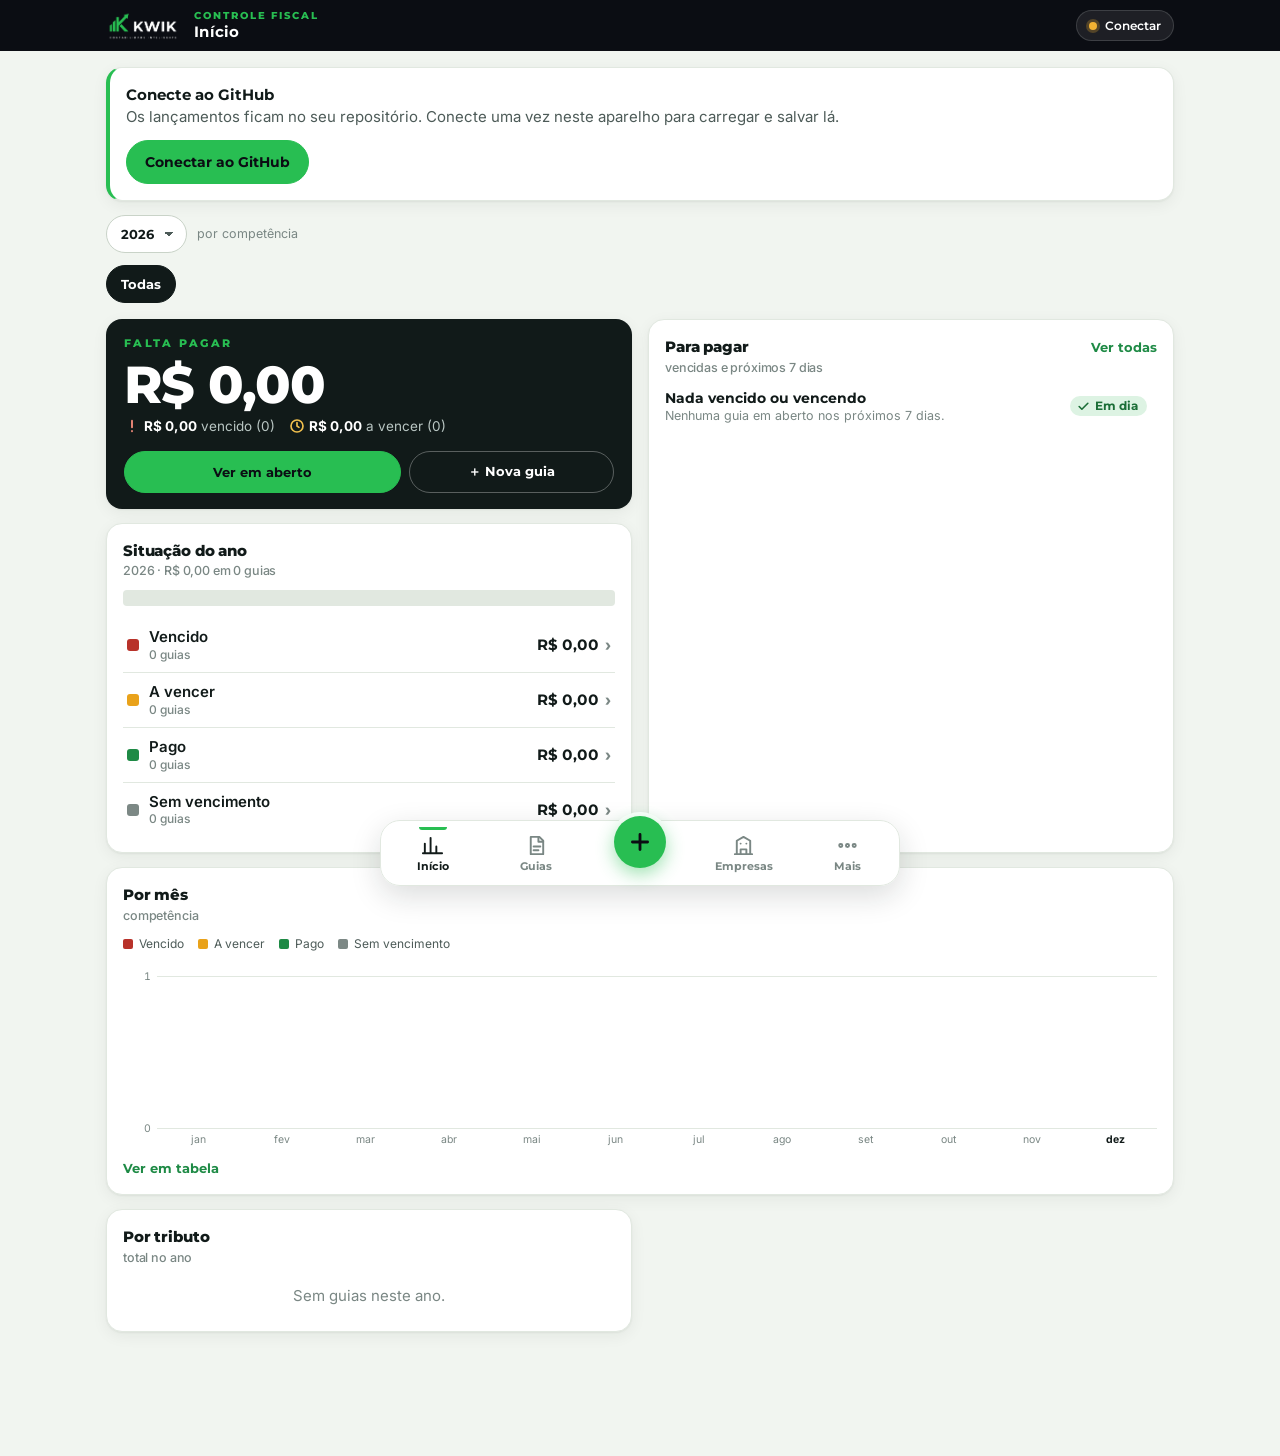
<file: index.html>
<!doctype html>
<html lang="pt-BR">
<head>
<meta charset="utf-8">
<meta name="viewport" content="width=device-width, initial-scale=1, viewport-fit=cover">
<title>Controle Fiscal KWIK</title>
<meta name="description" content="Controle de despesas fiscais dos clientes da KWIK Contabilidade Inteligente">
<link rel="manifest" href="manifest.webmanifest">
<link rel="apple-touch-icon" href="apple-touch-icon.png">
<link rel="icon" type="image/png" href="icone-192.png">
<meta name="theme-color" content="#0B0D13">
<meta name="apple-mobile-web-app-capable" content="yes">
<meta name="mobile-web-app-capable" content="yes">
<meta name="apple-mobile-web-app-status-bar-style" content="black-translucent">
<meta name="apple-mobile-web-app-title" content="KWIK Fiscal">
<link rel="preconnect" href="https://fonts.googleapis.com">
<link rel="preconnect" href="https://fonts.gstatic.com" crossorigin>
<link href="https://fonts.googleapis.com/css2?family=Inter:wght@400;500;600;700&family=Montserrat:wght@600;700;800;900&display=swap" rel="stylesheet">
<style>
:root{
  --verde:#28BE52; --verde-esc:#1E8A45; --verde-suave:#EEF8F0;
  --tinta:#111A19; --noite:#0B0D13; --grafite:#2A3331; --nevoa:#F1F5F0; --borda:#C9D3C8; --borda-suave:#E1E8E0;
  --texto:#111A19; --texto-2:#4D5B58; --texto-3:#7A8784; --branco:#fff;
  /* cores de status (validadas p/ daltonismo; sempre com ícone + texto) */
  --st-pago:#1E8A45; --st-av:#E9A21A; --st-ve:#B8322A; --st-sv:#7C8885;
  --ok-bg:#DDF3E3; --ok-tx:#1B6E37; --av-bg:#FFF1CC; --av-tx:#8A5A00; --ve-bg:#F8DCD8; --ve-tx:#9C2B1E; --sv-bg:#E9ECEB; --sv-tx:#4D5B58;
  --raio:16px; --sombra:0 1px 2px rgba(17,26,25,.05),0 4px 16px rgba(17,26,25,.06);
  --f-tit:"Montserrat",system-ui,sans-serif; --f-txt:"Inter",system-ui,-apple-system,"Segoe UI",sans-serif;
  --menu-h:64px;
}
*{box-sizing:border-box;-webkit-tap-highlight-color:transparent}
html{-webkit-text-size-adjust:100%}
body{margin:0;background:var(--nevoa);color:var(--texto);font:15px/1.45 var(--f-txt)}
button,input,select,textarea{font:inherit;color:inherit}
button{cursor:pointer}
h1,h2,h3{font-family:var(--f-tit);margin:0;letter-spacing:-.01em}
.num{font-variant-numeric:tabular-nums;text-align:right;white-space:nowrap}
[hidden]{display:none!important}

/* ===== topo ===== */
.topo{background:var(--noite);color:#fff;position:sticky;top:0;z-index:20;padding:env(safe-area-inset-top) env(safe-area-inset-right) 0 env(safe-area-inset-left)}
.topo-in{max-width:1100px;margin:0 auto;padding:10px 16px;display:flex;align-items:center;gap:12px}
.topo img{height:30px;width:auto;display:block}
.topo .tit{font:800 9.5px/1.2 var(--f-tit);letter-spacing:.2em;color:var(--verde);margin-left:2px;white-space:nowrap}
.topo .tit b{display:block;color:#fff;font-size:15px;letter-spacing:.01em;margin-top:2px}
.dados-bt{margin-left:auto;display:flex;align-items:center;gap:8px;background:rgba(255,255,255,.08);border:1px solid rgba(255,255,255,.14);color:#fff;border-radius:999px;padding:7px 12px;font:600 12px var(--f-tit);white-space:nowrap}
.ponto{width:8px;height:8px;border-radius:50%;background:#7A8784;flex:none}
.ponto.ok{background:var(--verde);box-shadow:0 0 0 3px rgba(40,190,82,.25)}
.ponto.alerta{background:#F2B233;box-shadow:0 0 0 3px rgba(242,178,51,.25)}
.ponto.erro{background:#E5533D;box-shadow:0 0 0 3px rgba(229,83,61,.25)}

/* ===== página ===== */
main{max-width:1100px;margin:0 auto;padding:16px 16px calc(var(--menu-h) + 28px + env(safe-area-inset-bottom))}
.pag-cab{display:flex;align-items:flex-end;justify-content:space-between;gap:12px;margin:2px 0 14px}
.pag-cab h1{font-size:24px;font-weight:900}
.pag-cab h1 em{font-style:normal;color:var(--verde)}
.pag-cab p{margin:2px 0 0;color:var(--texto-2);font-size:13.5px}
.pag-cab .bt{flex:none;white-space:nowrap}
.cartao{background:#fff;border:1px solid var(--borda-suave);border-radius:var(--raio);box-shadow:var(--sombra);padding:16px;margin-bottom:14px}
.cartao>h2{font-size:15px;font-weight:800;display:flex;flex-wrap:wrap;align-items:baseline;gap:2px 8px;margin-bottom:12px}
.cartao>h2 small{font:500 12.5px var(--f-txt);color:var(--texto-3);order:3;flex-basis:100%}
.cartao>h2 .lk{margin-left:auto;font:700 12.5px var(--f-tit);color:var(--verde-esc);background:none;border:0;padding:0}
.vazio{padding:28px 12px;text-align:center;color:var(--texto-3)}
.bt{display:inline-flex;align-items:center;justify-content:center;gap:6px;border:1px solid var(--borda);background:#fff;border-radius:999px;padding:10px 18px;font:700 14px var(--f-tit);color:var(--tinta);min-height:44px}
.bt.pri{background:var(--verde);border-color:var(--verde);color:var(--noite)}
.bt.esc{background:var(--tinta);border-color:var(--tinta);color:#fff}
.bt.perigo{color:var(--ve-tx);border-color:#EBC3BD}
.bt.peq{padding:6px 12px;font-size:12.5px;min-height:34px}
.bt:disabled{opacity:.5}
.grade{display:grid;grid-template-columns:minmax(0,1fr);gap:0 16px}
@media (min-width:900px){.grade{grid-template-columns:minmax(0,1fr) minmax(0,1fr)} .grade .larga{grid-column:1/-1}}

/* chips (filtros de toque) */
.chips{display:flex;gap:8px;overflow-x:auto;padding:2px 16px 4px;margin:0 -16px 12px;scrollbar-width:none}
.chips::-webkit-scrollbar{display:none}
.chip{flex:none;border:1px solid var(--borda);background:#fff;border-radius:999px;padding:8px 14px;font:700 13px var(--f-tit);color:var(--texto-2);white-space:nowrap;min-height:38px;display:inline-flex;align-items:center;gap:6px}
.chip[aria-pressed="true"]{background:var(--tinta);border-color:var(--tinta);color:#fff}
.chip .n{font:600 11px var(--f-txt);opacity:.7}
.linha-filtro{display:flex;gap:10px;align-items:center;margin-bottom:10px}
.linha-filtro select{border:1px solid var(--borda);background:#fff;border-radius:999px;padding:8px 32px 8px 14px;font:700 13px var(--f-tit);min-height:38px;appearance:none;background-image:linear-gradient(45deg,transparent 50%,var(--texto-2) 50%),linear-gradient(135deg,var(--texto-2) 50%,transparent 50%);background-position:calc(100% - 17px) 16px,calc(100% - 12px) 16px;background-size:5px 5px;background-repeat:no-repeat}

/* aviso GitHub */
.aviso-gh{border-left:4px solid var(--verde)}
.aviso-gh p{margin:0 0 12px;color:var(--texto-2)}
.aviso-gh b{color:var(--texto);font-family:var(--f-tit)}

/* ===== herói "em aberto" ===== */
.heroi{background:var(--tinta);color:#fff;border:0;padding:18px 18px 16px}
.heroi .r{font:800 10.5px var(--f-tit);letter-spacing:.22em;color:var(--verde);text-transform:uppercase}
.heroi .v{font:800 clamp(34px,10.5vw,52px)/1.1 var(--f-tit);margin:6px 0 4px;letter-spacing:-.02em;white-space:nowrap}
.heroi .s{color:#B9C6C3;font-size:13.5px;display:flex;flex-wrap:wrap;gap:4px 14px}
.heroi .s b{color:#fff;font-weight:700}
.heroi .acoes{display:flex;gap:8px;margin-top:14px}
.heroi .bt{min-height:42px;padding:8px 12px;font-size:13px;flex:1 1 0}
.heroi .bt.pri{flex:1.4 1 0}
.heroi .bt.cl{background:transparent;color:#fff;border-color:rgba(255,255,255,.3)}

/* ===== barra de status (100%) ===== */
.barra-st{display:flex;gap:2px;height:16px;border-radius:4px;overflow:hidden;background:#fff}
.barra-st i{display:block;min-width:3px;cursor:pointer;transition:filter .15s}
.barra-st i:hover,.barra-st i:focus{filter:brightness(1.12);outline:none}
.leg-st{list-style:none;margin:12px 0 0;padding:0}
.leg-st li{display:grid;grid-template-columns:auto minmax(0,1fr) auto;gap:10px;align-items:center;padding:10px 4px;border-top:1px solid var(--borda-suave);cursor:pointer}
.leg-st li:first-child{border-top:0}
.leg-st .sw{width:12px;height:12px;border-radius:3px}
.leg-st .nm{font-weight:600;display:flex;flex-direction:column;line-height:1.25}
.leg-st .nm small{color:var(--texto-3);font-weight:500;font-size:12px}
.leg-st .vl{font:700 14.5px var(--f-tit);font-variant-numeric:tabular-nums;display:flex;align-items:center;gap:6px}
.leg-st .vl::after{content:"›";color:var(--texto-3);font-size:18px;line-height:1}
.st-ic{width:16px;height:16px;flex:none}

/* ===== colunas por mês ===== */
.graf-mes{position:relative;height:190px;margin:8px 0 4px 34px}
.graf-mes .grade-y{position:absolute;inset:0 0 22px 0;pointer-events:none}
.graf-mes .grade-y div{position:absolute;left:0;right:0;border-top:1px solid var(--borda-suave)}
.graf-mes .grade-y span{position:absolute;right:calc(100% + 6px);top:-8px;font-size:10.5px;color:var(--texto-3);font-variant-numeric:tabular-nums;white-space:nowrap}
.graf-mes .cols{position:absolute;inset:0;display:grid;grid-template-columns:repeat(12,minmax(0,1fr))}
.graf-mes .col{display:flex;flex-direction:column;align-items:center;justify-content:flex-end;cursor:pointer;min-width:0;border:0;background:none;padding:0}
.graf-mes .pilha{width:min(22px,64%);display:flex;flex-direction:column-reverse;gap:2px;position:relative}
.graf-mes .pilha i{display:block;width:100%}
.graf-mes .pilha i:last-child{border-radius:4px 4px 0 0}
.graf-mes .cap{font:700 10px var(--f-tit);color:var(--texto-2);white-space:nowrap;margin-bottom:3px;font-variant-numeric:tabular-nums}
.graf-mes .ms{height:22px;line-height:22px;font-size:10.5px;color:var(--texto-3);text-transform:lowercase}
.graf-mes .col.atual .ms{color:var(--tinta);font-weight:700}
.graf-mes .col:hover .pilha,.graf-mes .col:focus .pilha,.graf-mes .col.sel .pilha{filter:brightness(1.1)}
.graf-mes .col:focus{outline:none}
.legenda{display:flex;flex-wrap:wrap;gap:6px 14px;font-size:12px;color:var(--texto-2);margin:0 0 6px}
.legenda span{display:inline-flex;align-items:center;gap:6px}
.legenda i{width:10px;height:10px;border-radius:2px;display:inline-block}
.alterna{background:none;border:0;padding:6px 0 0;font:700 12.5px var(--f-tit);color:var(--verde-esc)}
table.mini{border-collapse:collapse;width:100%;font-size:13px;margin-top:8px}
table.mini th{font:700 10.5px var(--f-tit);letter-spacing:.05em;text-transform:uppercase;color:var(--texto-2);text-align:left;padding:6px 4px;border-bottom:1px solid var(--borda)}
table.mini th.num{text-align:right}
table.mini td{padding:7px 4px;border-bottom:1px solid var(--borda-suave)}
table.mini tfoot td{font-weight:700;border-bottom:0}
.zero{color:#B6C0BE}

/* ===== barras horizontais (empresas / tributos) ===== */
.hbar{list-style:none;margin:0;padding:0}
.hbar li{padding:8px 0;cursor:pointer}
.hbar .top{display:flex;justify-content:space-between;gap:10px;font-size:13.5px;margin-bottom:5px}
.hbar .top span{min-width:0;overflow:hidden;text-overflow:ellipsis;white-space:nowrap;font-weight:600}
.hbar .top b{font:700 13.5px var(--f-tit);font-variant-numeric:tabular-nums;white-space:nowrap}
.hbar .trilho{display:flex;gap:2px;height:12px}
.hbar .trilho i{display:block;height:100%}
.hbar .trilho i:last-child{border-radius:0 4px 4px 0}
.hbar .sub{font-size:12px;color:var(--texto-3);margin-top:4px}
.hbar li:hover .trilho{filter:brightness(1.1)}

/* ===== atenção ===== */
.alertas{list-style:none;margin:0;padding:0}
.alertas li{display:grid;grid-template-columns:minmax(0,1fr) auto auto;gap:10px;align-items:center;padding:11px 0;border-top:1px solid var(--borda-suave)}
.ok-bt{width:40px;height:40px;border-radius:50%;border:2px solid var(--verde);background:#fff;color:var(--verde-esc);display:grid;place-items:center;flex:none}
.ok-bt svg{width:18px;height:18px}
.ok-bt:active{background:var(--verde);color:var(--noite)}
.alertas li:first-child{border-top:0;padding-top:2px}
.alertas .t{min-width:0;cursor:pointer}
.alertas .t b{display:block;font:700 14px var(--f-tit);overflow:hidden;text-overflow:ellipsis;white-space:nowrap}
.alertas .t small{display:block;color:var(--texto-3);font-size:12.5px;overflow:hidden;text-overflow:ellipsis;white-space:nowrap}
.alertas .val{font:800 14.5px var(--f-tit);font-variant-numeric:tabular-nums;text-align:right}
.alertas .val small{display:block;font:600 11.5px var(--f-txt)}

/* selos de status (ícone + texto) */
.selo{display:inline-flex;align-items:center;gap:5px;padding:3px 9px 3px 7px;border-radius:999px;font:700 11.5px var(--f-tit);white-space:nowrap}
.selo svg{width:13px;height:13px}
.s-pago{background:var(--ok-bg);color:var(--ok-tx)} .s-av{background:var(--av-bg);color:var(--av-tx)} .s-ve{background:var(--ve-bg);color:var(--ve-tx)} .s-sv{background:var(--sv-bg);color:var(--sv-tx)}

/* ===== guias ===== */
.busca-fixa{position:sticky;top:calc(50px + env(safe-area-inset-top));z-index:5;background:var(--nevoa);margin:0 -16px;padding:4px 16px 0}
.busca{display:flex;gap:8px;margin-bottom:10px}
.busca input{flex:1;min-width:0;border:1px solid var(--borda);background:#fff;border-radius:999px;padding:10px 16px;font-size:16px;outline:none}
.busca input:focus{border-color:var(--verde);box-shadow:0 0 0 3px rgba(40,190,82,.18)}
.busca .bt{flex:none}
.painel-filtros{display:grid;grid-template-columns:repeat(auto-fit,minmax(150px,1fr));gap:10px;margin-bottom:12px}
.resumo-lista{display:flex;justify-content:space-between;gap:10px;font-size:13px;color:var(--texto-2);margin:0 2px 8px;flex-wrap:wrap}
.resumo-lista b{color:var(--texto)}
.grupo h3{font:800 11px var(--f-tit);letter-spacing:.14em;text-transform:uppercase;color:var(--texto-2);margin:16px 2px 8px;display:flex;justify-content:space-between;gap:10px}
.grupo h3 span{letter-spacing:0;text-transform:none;font:700 12.5px var(--f-tit);color:var(--texto);font-variant-numeric:tabular-nums}
.lista-cartoes{display:grid;grid-template-columns:minmax(0,1fr);gap:10px}
@media (min-width:900px){.lista-cartoes{grid-template-columns:repeat(2,minmax(0,1fr))}}
.guia{background:#fff;border:1px solid var(--borda-suave);border-radius:14px;padding:13px 14px 12px 16px;position:relative;cursor:pointer;box-shadow:0 1px 2px rgba(17,26,25,.04)}
.guia::before{content:"";position:absolute;left:0;top:12px;bottom:12px;width:4px;border-radius:0 4px 4px 0;background:var(--c,var(--st-sv))}
.guia.Pago{--c:var(--st-pago)} .guia.A{--c:var(--st-av)} .guia.Vencido{--c:var(--st-ve)}
.guia .l1{display:flex;justify-content:space-between;gap:10px;align-items:baseline}
.guia .l1 b{font:700 15px var(--f-tit);min-width:0;overflow:hidden;text-overflow:ellipsis;white-space:nowrap}
.guia .l1 .vl{font:800 16px var(--f-tit);font-variant-numeric:tabular-nums;white-space:nowrap}
.guia .l2{font-size:13px;color:var(--texto-2);margin-top:2px;overflow:hidden;text-overflow:ellipsis;white-space:nowrap}
.guia .l3{display:flex;align-items:center;gap:8px;margin-top:10px;flex-wrap:wrap}
.guia .l3 .info{font-size:12.5px;color:var(--texto-3)}
.guia .pagar{margin-left:auto;border:0;background:var(--verde);color:var(--noite);border-radius:999px;padding:7px 14px;font:800 12.5px var(--f-tit);display:inline-flex;align-items:center;gap:5px;min-height:34px}
.guia .pagar svg{width:14px;height:14px}

/* ===== empresas ===== */
.emp{cursor:default}
.emp .nm{font:800 16px var(--f-tit)}
.emp .meta{font-size:12.5px;color:var(--texto-3);margin:2px 0 12px}
.emp .nums{display:grid;grid-template-columns:repeat(3,minmax(0,1fr));gap:8px;margin:12px 0}
.emp .nums div{background:var(--nevoa);border-radius:10px;padding:8px;min-width:0}
.emp .nums small{display:flex;align-items:center;gap:5px;font-size:11px;color:var(--texto-2);font-weight:600}
.emp .nums small i{width:8px;height:8px;border-radius:2px}
.emp .nums b{display:block;font:800 clamp(11.5px,3.3vw,14px) var(--f-tit);margin-top:2px;white-space:nowrap;letter-spacing:-.01em}
.emp .acoes{display:flex;gap:8px;flex-wrap:wrap}
.emp .acoes .bt{flex:1}

/* ===== mais ===== */
.lista-menu{list-style:none;margin:0;padding:0}
.lista-menu button{width:100%;display:flex;align-items:center;gap:14px;background:none;border:0;padding:13px 2px;text-align:left;border-top:1px solid var(--borda-suave)}
.lista-menu li:first-child button{border-top:0}
.lista-menu .ic{width:38px;height:38px;border-radius:11px;background:var(--nevoa);display:grid;place-items:center;flex:none;color:var(--verde-esc)}
.lista-menu .ic svg{width:19px;height:19px}
.lista-menu span{flex:1;min-width:0}
.lista-menu b{display:block;font:700 14.5px var(--f-tit)}
.lista-menu small{display:block;color:var(--texto-3);font-size:12.5px}
.lista-menu button::after{content:"›";color:var(--texto-3);font-size:22px}
.banco .linha{display:flex;align-items:center;gap:10px;margin-bottom:6px}
.banco strong{font:800 15px var(--f-tit)}
.banco p{margin:0 0 12px;color:var(--texto-2);font-size:13px;word-break:break-word}
.banco .acoes{display:flex;gap:8px;flex-wrap:wrap}
details.ajuda summary{cursor:pointer;font:700 14.5px var(--f-tit);list-style:none;display:flex;justify-content:space-between}
details.ajuda summary::after{content:"+";color:var(--verde-esc);font-size:20px;line-height:1}
details.ajuda[open] summary::after{content:"–"}
details.ajuda h3{font-size:14px;margin:14px 0 4px}
details.ajuda p{margin:0;color:var(--texto-2);font-size:13.5px}
.trib-l{display:grid;grid-template-columns:minmax(0,1fr) auto;gap:8px;align-items:center;padding:11px 0;border-top:1px solid var(--borda-suave)}
.trib-l:first-child{border-top:0}
.trib-l .t{cursor:pointer;min-width:0}
.trib-l b{display:block;font:700 14px var(--f-tit)}
.trib-l small{display:block;color:var(--texto-3);font-size:12px;overflow:hidden;text-overflow:ellipsis;white-space:nowrap}
.trib-l .mv{display:flex;gap:2px}
.ib{border:1px solid transparent;background:none;border-radius:10px;width:34px;height:34px;display:inline-grid;place-items:center;color:var(--texto-2)}
.ib:hover{background:var(--nevoa);border-color:var(--borda)}
.ib:disabled{opacity:.3}
.voltar{background:none;border:0;padding:0;font:700 13.5px var(--f-tit);color:var(--verde-esc);margin-bottom:6px}

/* ===== menu inferior ===== */
.menu-inf{position:fixed;left:0;right:0;bottom:0;z-index:30;background:rgba(255,255,255,.96);backdrop-filter:saturate(1.6) blur(12px);-webkit-backdrop-filter:saturate(1.6) blur(12px);border-top:1px solid var(--borda-suave);padding:0 env(safe-area-inset-right) env(safe-area-inset-bottom) env(safe-area-inset-left)}
.menu-inf-in{max-width:560px;margin:0 auto;height:var(--menu-h);display:grid;grid-template-columns:repeat(5,minmax(0,1fr));align-items:center}
.mi{background:none;border:0;display:flex;flex-direction:column;align-items:center;gap:3px;font:700 10.5px var(--f-tit);color:var(--texto-3);padding:6px 0;position:relative}
.mi svg{width:23px;height:23px}
.mi[aria-current="page"]{color:var(--tinta)}
.mi[aria-current="page"]::before{content:"";position:absolute;top:-1px;width:28px;height:3px;border-radius:0 0 3px 3px;background:var(--verde)}
.mi .badge{position:absolute;top:2px;left:calc(50% + 6px);background:var(--st-ve);color:#fff;font:800 10px var(--f-tit);border-radius:999px;padding:1px 5px;min-width:17px;text-align:center}
.mi.mais-novo{color:var(--noite)}
.mi.mais-novo .bola{width:52px;height:52px;border-radius:50%;background:var(--verde);display:grid;place-items:center;margin-top:-22px;box-shadow:0 6px 18px rgba(40,190,82,.45),0 0 0 4px #fff}
.mi.mais-novo .bola svg{width:26px;height:26px}
@media (min-width:900px){.menu-inf{left:50%;right:auto;transform:translateX(-50%);bottom:14px;width:520px;border:1px solid var(--borda-suave);border-radius:20px;box-shadow:0 10px 30px rgba(17,26,25,.15)} main{padding-bottom:110px}}

/* ===== tooltip dos gráficos ===== */
.dica-graf{position:fixed;z-index:60;background:var(--tinta);color:#fff;border-radius:10px;padding:9px 11px;font-size:12.5px;box-shadow:0 10px 26px rgba(0,0,0,.25);pointer-events:auto;max-width:240px}
.dica-graf .t{font:700 11px var(--f-tit);color:#B9C6C3;margin-bottom:4px;letter-spacing:.04em}
.dica-graf .r{display:flex;align-items:center;gap:8px;justify-content:space-between}
.dica-graf .r span{display:flex;align-items:center;gap:6px;color:#C9D3C8}
.dica-graf .r i{width:12px;height:2px;border-radius:2px;display:inline-block}
.dica-graf .r b{font-variant-numeric:tabular-nums}
.dica-graf button{margin-top:8px;width:100%;background:var(--verde);border:0;color:var(--noite);border-radius:999px;padding:6px 10px;font:800 12px var(--f-tit)}

/* ===== formulários / modal ===== */
.campo{display:flex;flex-direction:column;gap:4px;min-width:0}
.campo>span{font:700 10.5px var(--f-tit);letter-spacing:.06em;text-transform:uppercase;color:var(--texto-2)}
.campo input,.campo select,.campo textarea{border:1px solid var(--borda);background:var(--verde-suave);border-radius:10px;padding:10px 12px;min-width:0;width:100%;outline:none;font-size:16px}
.campo input:focus,.campo select:focus,.campo textarea:focus{border-color:var(--verde);box-shadow:0 0 0 3px rgba(40,190,82,.18);background:#fff}
.painel-filtros .campo select,.painel-filtros .campo input{background:#fff}
.campo .dica{font-size:11.5px;color:var(--texto-3)}
.campo .erro{font-size:12px;color:var(--ve-tx)}
.campo.invalido input,.campo.invalido select{border-color:#D0402C;background:#FDF1EF}
.ro{border:1px dashed var(--borda);background:#fff;border-radius:10px;padding:10px 12px;min-height:44px;display:flex;align-items:center;gap:8px;color:var(--texto-2);flex-wrap:wrap}
.ro.total{font:800 18px var(--f-tit);color:var(--tinta);justify-content:flex-end}
.linha-inp{display:flex;gap:6px}
.linha-inp input{flex:1}
textarea{resize:vertical;min-height:70px}
dialog{border:0;border-radius:20px;padding:0;width:min(720px,calc(100vw - 24px));box-shadow:0 30px 80px rgba(0,0,0,.35);color:var(--texto)}
dialog::backdrop{background:rgba(11,13,19,.55)}
dialog form{display:flex;flex-direction:column;max-height:calc(100dvh - 40px)}
.m-cab{background:var(--tinta);color:#fff;padding:14px 18px;display:flex;align-items:center;justify-content:space-between;gap:10px}
.m-cab .sobre{font:800 9.5px var(--f-tit);letter-spacing:.3em;color:var(--verde)}
.m-cab h2{font-size:18px;font-weight:800}
.m-cab .x{background:rgba(255,255,255,.1);border:0;color:#fff;width:36px;height:36px;border-radius:50%;font-size:22px;line-height:1;flex:none}
.m-corpo{padding:16px 18px;display:grid;grid-template-columns:repeat(6,minmax(0,1fr));gap:12px 14px;overflow:auto;flex:1}
.m-corpo .c2{grid-column:span 2}.m-corpo .c3{grid-column:span 3}.m-corpo .c4{grid-column:span 4}.m-corpo .c6{grid-column:span 6}
.m-pe{padding:12px 18px;border-top:1px solid var(--borda-suave);display:flex;justify-content:flex-end;gap:8px;flex-wrap:wrap;background:var(--nevoa)}
.passos-gh{background:var(--nevoa);border:1px solid var(--borda-suave);border-radius:12px;padding:12px 14px;font-size:13px;color:var(--texto-2)}
.passos-gh ol{margin:6px 0;padding-left:20px}
.passos-gh li{margin:3px 0}
.passos-gh a{color:var(--verde-esc);font-weight:600;word-break:break-all}
@media (max-width:700px){
  dialog{width:100vw;max-width:100vw;height:100dvh;max-height:100dvh;border-radius:0;margin:0}
  dialog form{height:100%;max-height:none}
  .m-cab{padding-top:calc(14px + env(safe-area-inset-top))}
  .m-corpo{grid-template-columns:repeat(2,minmax(0,1fr));grid-auto-flow:row dense}
  .m-corpo .c2,.m-corpo .c3,.m-corpo .c4,.m-corpo .c6{grid-column:span 2}
  .m-corpo .meio{grid-column:span 1}
  .m-pe{padding-bottom:calc(12px + env(safe-area-inset-bottom))}
  .m-pe .bt{flex:1 1 40%}
}

/* toast */
.toasts{position:fixed;bottom:calc(var(--menu-h) + 14px + env(safe-area-inset-bottom));left:50%;transform:translateX(-50%);display:flex;flex-direction:column;gap:8px;z-index:100;width:min(520px,calc(100vw - 24px))}
.toast{background:var(--tinta);color:#fff;border-radius:14px;padding:12px 14px;display:flex;align-items:center;gap:12px;box-shadow:0 12px 30px rgba(0,0,0,.3);animation:sobe .2s ease-out}
.toast::before{content:"";width:8px;height:8px;border-radius:50%;background:var(--verde);flex:none}
.toast.erro::before{background:#E5533D}
.toast span{flex:1}
.toast button{background:none;border:1px solid rgba(255,255,255,.3);color:var(--verde);border-radius:999px;padding:6px 12px;font:700 12.5px var(--f-tit)}
@keyframes sobe{from{opacity:0;transform:translateY(8px)}to{opacity:1;transform:none}}
@media print{.topo,.menu-inf,.toasts,.chips,.busca-fixa,.acoes,.pagar{display:none!important} main{padding:0} .cartao{box-shadow:none}}
</style>
</head>
<body>
<header class="topo">
  <div class="topo-in">
    <img src="[data-uri]" alt="KWIK Contabilidade Inteligente">
    <span class="tit">CONTROLE FISCAL<b id="tituloPag">Início</b></span>
    <button class="dados-bt" id="btDados" aria-label="Banco de dados"><span class="ponto" id="pontoDados"></span><span id="rotDados">GitHub</span></button>
  </div>
</header>

<main>
  <!-- INÍCIO: painel -->
  <section data-pag="inicio" hidden>
    <div class="cartao aviso-gh" id="avisoGh" hidden><p><b>Conecte ao GitHub</b><br>Os lançamentos ficam no seu repositório. Conecte uma vez neste aparelho para carregar e salvar lá.</p><button class="bt pri" id="avisoGhBt">Conectar ao GitHub</button></div>
    <div class="linha-filtro"><select id="resAno" aria-label="Ano de referência"></select><span style="color:var(--texto-3);font-size:12.5px">por competência</span></div>
    <div class="chips" id="resChips" role="group" aria-label="Empresa"></div>
    <div class="grade">
      <div>
        <div class="cartao heroi" id="heroi"></div>
        <div class="cartao"><h2>Situação do ano <small id="stTotal"></small></h2><div class="barra-st" id="barraSt"></div><ul class="leg-st" id="legSt"></ul></div>
      </div>
      <div class="cartao"><h2>Para pagar <small>vencidas e próximos 7 dias</small><button class="lk" data-ir="guias-aberto">Ver todas</button></h2><ul class="alertas" id="alertas"></ul></div>
      <div class="cartao larga"><h2>Por mês <small>competência</small></h2>
        <div class="legenda" id="legMes"></div>
        <div class="graf-mes" id="grafMes"></div>
        <button class="alterna" id="btTabMes">Ver em tabela</button>
        <div id="tabMesBox" hidden><table class="mini" id="tabMes"></table></div>
      </div>
      <div class="cartao" id="cartaoEmp"><h2>Por empresa <small>total no ano</small></h2><ul class="hbar" id="grafEmp"></ul></div>
      <div class="cartao"><h2>Por tributo <small>total no ano</small></h2><ul class="hbar" id="grafTrib"></ul></div>
    </div>
  </section>

  <!-- GUIAS -->
  <section data-pag="guias" hidden>
    <div class="busca-fixa">
      <div class="busca"><input type="search" id="fBusca" placeholder="Buscar guia, empresa, tributo…" enterkeyhint="search"><button class="bt peq" id="btFiltros">Filtros</button></div>
      <div class="chips" id="stChips" role="group" aria-label="Status"></div>
    </div>
    <div class="cartao painel-filtros" id="painelFiltros" hidden>
      <label class="campo"><span>Empresa</span><select id="fEmp"></select></label>
      <label class="campo"><span>Tributo</span><select id="fTrib"></select></label>
      <label class="campo"><span>Ano (competência)</span><select id="fAno"></select></label>
      <label class="campo"><span>Mês</span><select id="fMes"></select></label>
      <label class="campo"><span>Ordenar por</span><select id="fOrdem"><option value="venc">Vencimento</option><option value="valor">Maior valor</option><option value="comp">Competência</option><option value="emp">Empresa</option></select></label>
      <select id="fStatus" hidden><option value=""></option><option value="aberto"></option><option>Vencido</option><option>A vencer</option><option>Pago</option><option>Sem venc.</option></select>
      <button class="bt peq" id="fLimpar">Limpar filtros</button>
    </div>
    <div class="resumo-lista" id="contLanc"></div>
    <div id="cardsLanc"></div>
  </section>

  <!-- EMPRESAS -->
  <section data-pag="empresas" hidden>
    <div class="pag-cab"><div><h1>Empresas</h1><p>Clientes e o que cada um tem em aberto.</p></div><button class="bt peq" id="novaEmp">＋ Nova</button></div>
    <div class="lista-cartoes" id="listaEmp"></div>
  </section>

  <!-- MAIS -->
  <section data-pag="mais" hidden id="vMais">
    <div class="pag-cab"><div><h1>Mais</h1><p>Banco de dados, cadastros e planilhas.</p></div></div>
    <div class="cartao banco">
      <div class="linha"><span class="ponto" id="pontoDados2"></span><strong id="infoTit"></strong></div>
      <p id="infoTxt"></p>
      <div class="acoes"><button class="bt pri peq" data-acao="sincronizar" data-so-gh>↻ Sincronizar agora</button><button class="bt peq" data-acao="github"><b>Conectar ao GitHub</b></button></div>
    </div>
    <div class="cartao"><ul class="lista-menu">
      <li><button data-acao="tributos"><span class="ic"><svg viewBox="0 0 24 24" fill="none" stroke="currentColor" stroke-width="2" stroke-linecap="round" stroke-linejoin="round"><path d="M4 6h16M4 12h16M4 18h10"/></svg></span><span><b>Tributos</b><small>Lista usada nos lançamentos</small></span></button></li>
      <li><button data-acao="exp-xlsx"><span class="ic"><svg viewBox="0 0 24 24" fill="none" stroke="currentColor" stroke-width="2" stroke-linecap="round" stroke-linejoin="round"><path d="M12 3v12m0 0-4-4m4 4 4-4"/><path d="M4 17v3h16v-3"/></svg></span><span><b>Exportar para Excel</b><small>Resumo, Lançamentos, Empresas e Tributos</small></span></button></li>
      <li><button data-acao="imp-xlsx"><span class="ic"><svg viewBox="0 0 24 24" fill="none" stroke="currentColor" stroke-width="2" stroke-linecap="round" stroke-linejoin="round"><path d="M12 15V3m0 0-4 4m4-4 4 4"/><path d="M4 17v3h16v-3"/></svg></span><span><b>Importar planilha Excel</b><small>Substitui os dados pelos da planilha</small></span></button></li>
      <li><button data-acao="exp-json"><span class="ic"><svg viewBox="0 0 24 24" fill="none" stroke="currentColor" stroke-width="2" stroke-linecap="round" stroke-linejoin="round"><rect x="4" y="4" width="16" height="16" rx="3"/><path d="M8 12h8M12 8v8"/></svg></span><span><b>Baixar backup (.json)</b><small>Cópia de segurança de tudo</small></span></button></li>
      <li><button data-acao="imp-json"><span class="ic"><svg viewBox="0 0 24 24" fill="none" stroke="currentColor" stroke-width="2" stroke-linecap="round" stroke-linejoin="round"><path d="M3 12a9 9 0 1 0 3-6.7L3 8"/><path d="M3 3v5h5"/></svg></span><span><b>Restaurar backup</b><small>Volta os dados de um .json</small></span></button></li>
    </ul></div>
    <div class="cartao"><details class="ajuda"><summary>Como usar</summary>
      <h3>Início</h3><p>Escolha o ano e a empresa nos botões do topo. O número grande é o que falta pagar; toque em qualquer parte dos gráficos para ver as guias.</p>
      <h3>Guias</h3><p>Busque, filtre pelo status e toque em <b>Pagar</b> para dar baixa com a data de hoje. Toque na guia para editar, duplicar para o mês seguinte ou excluir.</p>
      <h3>Botão ＋</h3><p>Lança uma guia nova. Regime, esfera, total e status são calculados sozinhos.</p>
      <h3>Status</h3><p><b>Pago</b>: tem data de pagamento. <b>Vencido</b>: o vencimento já passou. <b>A vencer</b>: vence hoje ou depois. <b>Sem venc.</b>: sem data de vencimento.</p>
      <h3>Onde ficam os dados</h3><p>No arquivo <b>dados/kwik-despesas.json</b> do seu repositório privado no GitHub. O app sincroniza ao abrir, ao salvar e ao voltar para ele; sem internet, guarda as alterações e envia depois.</p>
      <h3>Instalar no iPhone</h3><p>No Safari: Compartilhar → Adicionar à Tela de Início. Conecte ao GitHub dentro do app instalado.</p>
    </details></div>
    <input type="file" id="arqJson" accept=".json,application/json" hidden>
    <input type="file" id="arqXlsx" accept=".xlsx,.xls" hidden>
  </section>

  <!-- TRIBUTOS -->
  <section data-pag="tributos" hidden>
    <button class="voltar" data-ir="mais">‹ Mais</button>
    <div class="pag-cab"><div><h1>Tributos</h1><p>Toque para editar. As setas mudam a ordem dos menus.</p></div><button class="bt peq" id="novoTrib">＋ Novo</button></div>
    <div class="cartao" id="listaTrib"></div>
  </section>
</main>

<nav class="menu-inf" aria-label="Menu">
  <div class="menu-inf-in">
    <button class="mi" data-ir="inicio"><svg viewBox="0 0 24 24" fill="none" stroke="currentColor" stroke-width="2" stroke-linecap="round" stroke-linejoin="round"><path d="M4 20V10M10 20V4M16 20v-7M22 20H2"/></svg>Início</button>
    <button class="mi" data-ir="guias"><svg viewBox="0 0 24 24" fill="none" stroke="currentColor" stroke-width="2" stroke-linecap="round" stroke-linejoin="round"><path d="M6 3h9l4 4v14H6z"/><path d="M14 3v5h5M9 13h7M9 17h5"/></svg>Guias<span class="badge" id="badgeVenc" hidden></span></button>
    <button class="mi mais-novo" id="btNovo" aria-label="Nova guia"><span class="bola"><svg viewBox="0 0 24 24" fill="none" stroke="currentColor" stroke-width="2.6" stroke-linecap="round"><path d="M12 5v14M5 12h14"/></svg></span></button>
    <button class="mi" data-ir="empresas"><svg viewBox="0 0 24 24" fill="none" stroke="currentColor" stroke-width="2" stroke-linecap="round" stroke-linejoin="round"><path d="M3 21h18M5 21V7l7-4 7 4v14"/><path d="M9 21v-5h6v5M9 10h.01M15 10h.01"/></svg>Empresas</button>
    <button class="mi" data-ir="mais"><svg viewBox="0 0 24 24" fill="none" stroke="currentColor" stroke-width="2" stroke-linecap="round"><circle cx="5" cy="12" r="1.6"/><circle cx="12" cy="12" r="1.6"/><circle cx="19" cy="12" r="1.6"/></svg>Mais</button>
  </div>
</nav>

<div class="dica-graf" id="dica" role="tooltip" hidden></div>
<dialog id="modal"><form method="dialog" id="mForm" novalidate>
  <div class="m-cab"><div><div class="sobre" id="mSobre"></div><h2 id="mTit"></h2></div><button type="button" class="x" data-fechar aria-label="Fechar">×</button></div>
  <div class="m-corpo" id="mCorpo"></div>
  <div class="m-pe" id="mPe"></div>
</form></dialog>
<div class="toasts" id="toasts"></div>


<script>
"use strict";
/* ===== Lista padrão de tributos (a mesma da planilha; os dados ficam no GitHub, não neste arquivo) ===== */
const TRIBUTOS_PADRAO = [{"id": "t001", "nome": "DAS", "esfera": "Federal", "descricao": "Simples Nacional – documento de arrecadação unificado"}, {"id": "t002", "nome": "DAS-MEI", "esfera": "Federal", "descricao": "Microempreendedor Individual"}, {"id": "t003", "nome": "Folha de Pagamento (INSS, FGTS, IRRF)", "esfera": "Federal", "descricao": "Encargos sobre a folha: INSS/CPP, FGTS e IRRF retido dos funcionários"}, {"id": "t004", "nome": "Pagamento de Funcionários", "esfera": "Pessoal", "descricao": "Salários, férias, 13º, rescisões e pró-labore"}, {"id": "t005", "nome": "IRPJ", "esfera": "Federal", "descricao": "Imposto de Renda Pessoa Jurídica"}, {"id": "t006", "nome": "CSLL", "esfera": "Federal", "descricao": "Contribuição Social sobre o Lucro Líquido"}, {"id": "t007", "nome": "PIS", "esfera": "Federal", "descricao": "Programa de Integração Social"}, {"id": "t008", "nome": "COFINS", "esfera": "Federal", "descricao": "Contribuição para o Financiamento da Seguridade Social"}, {"id": "t009", "nome": "IPI", "esfera": "Federal", "descricao": "Imposto sobre Produtos Industrializados"}, {"id": "t010", "nome": "IRRF", "esfera": "Federal", "descricao": "Imposto de Renda Retido na Fonte (uso separado da folha)"}, {"id": "t011", "nome": "INSS / CPP", "esfera": "Federal", "descricao": "Contribuição previdenciária patronal (uso separado da folha)"}, {"id": "t012", "nome": "FGTS", "esfera": "Federal", "descricao": "FGTS Digital (uso separado da folha)"}, {"id": "t013", "nome": "CPRB", "esfera": "Federal", "descricao": "Contribuição Previdenciária sobre a Receita Bruta"}, {"id": "t014", "nome": "IOF", "esfera": "Federal", "descricao": "Imposto sobre Operações Financeiras"}, {"id": "t015", "nome": "CBS", "esfera": "Federal", "descricao": "Contribuição sobre Bens e Serviços (Reforma Tributária)"}, {"id": "t016", "nome": "ICMS", "esfera": "Estadual", "descricao": "Imposto sobre Circulação de Mercadorias e Serviços"}, {"id": "t017", "nome": "ICMS-ST", "esfera": "Estadual", "descricao": "ICMS Substituição Tributária"}, {"id": "t018", "nome": "DIFAL", "esfera": "Estadual", "descricao": "Diferencial de alíquota de ICMS"}, {"id": "t019", "nome": "IPVA", "esfera": "Estadual", "descricao": "Imposto sobre a Propriedade de Veículos"}, {"id": "t020", "nome": "IBS", "esfera": "Estadual/Municipal", "descricao": "Imposto sobre Bens e Serviços (Reforma Tributária)"}, {"id": "t021", "nome": "ISS", "esfera": "Municipal", "descricao": "Imposto Sobre Serviços"}, {"id": "t022", "nome": "IPTU", "esfera": "Municipal", "descricao": "Imposto Predial e Territorial Urbano"}, {"id": "t023", "nome": "Taxas / Alvarás", "esfera": "Municipal", "descricao": "Alvará, TFF, taxa de licença e similares"}, {"id": "t024", "nome": "Parcelamento", "esfera": "Federal", "descricao": "Parcelamentos de débitos (PERT, Simples, etc.)"}, {"id": "t025", "nome": "Outros", "esfera": "Outros", "descricao": "Demais despesas fiscais"}];

const CHAVE = "kwik-despesas-db";
const REGIMES = ["Simples Nacional","Lucro Presumido","Lucro Real","MEI","Imune/Isenta"];
const ESFERAS = ["Federal","Estadual","Municipal","Estadual/Municipal","Pessoal","Outros"];
const MESES = ["Janeiro","Fevereiro","Março","Abril","Maio","Junho","Julho","Agosto","Setembro","Outubro","Novembro","Dezembro"];
const STATUS_CLS = {"Pago":"s-pago","A vencer":"s-av","Vencido":"s-ve","Sem venc.":"s-sv"};

const $ = (s, r = document) => r.querySelector(s);
const $$ = (s, r = document) => [...r.querySelectorAll(s)];
const uid = () => Math.random().toString(36).slice(2, 9) + Date.now().toString(36).slice(-5);
const r2 = n => Math.round((+n || 0) * 100) / 100;
const esc = s => String(s ?? "").replace(/[&<>"']/g, c => ({"&":"&amp;","<":"&lt;",">":"&gt;",'"':"&quot;","'":"&#39;"}[c]));
const brl = new Intl.NumberFormat("pt-BR", {style:"currency", currency:"BRL"});
const dec = new Intl.NumberFormat("pt-BR", {minimumFractionDigits:2, maximumFractionDigits:2});
const fmtR = n => brl.format(n || 0);
const fmtD = iso => iso ? iso.slice(8,10) + "/" + iso.slice(5,7) + "/" + iso.slice(0,4) : "";
const fmtC = ym => ym ? ym.slice(5,7) + "/" + ym.slice(0,4) : "";
const norm = s => String(s ?? "").normalize("NFD").replace(/[̀-ͯ]/g, "").toLowerCase();
function hoje() { const d = new Date(); return d.getFullYear() + "-" + String(d.getMonth()+1).padStart(2,"0") + "-" + String(d.getDate()).padStart(2,"0"); }
const diasEntre = (a, b) => Math.round((Date.parse(a + "T00:00:00Z") - Date.parse(b + "T00:00:00Z")) / 864e5);
function lerValor(s) {
  s = String(s ?? "").replace(/R\$|\s/g, "");
  if (!s) return 0;
  if (s.includes(",")) s = s.replace(/\./g, "").replace(",", ".");
  const n = parseFloat(s);
  return isFinite(n) ? r2(n) : NaN;
}

const menu = document.querySelector("#vMais");
/* ===== Banco de dados =====
   O banco é o arquivo dados/kwik-despesas.json do repositório no GitHub.
   Cada aparelho guarda uma cópia no navegador e sincroniza pela API do GitHub.
   Cada registro leva "alteradoEm"; exclusões ficam em "excluidos" para que
   alterações feitas no celular e no computador se juntem sem perder nada. */
let db;
const novoDb = () => ({versao: 1, atualizadoEm: "", empresas: [], tributos: JSON.parse(JSON.stringify(TRIBUTOS_PADRAO)), lancamentos: [], excluidos: {}});
function validarDb(d) {
  return d && Array.isArray(d.empresas) && Array.isArray(d.tributos) && Array.isArray(d.lancamentos);
}
function carregarLocal() {
  try { const d = JSON.parse(localStorage.getItem(CHAVE)); if (validarDb(d)) return d; } catch (e) {}
  return null;
}
function gravarLocal() {
  try { localStorage.setItem(CHAVE, JSON.stringify(db)); return true; } catch (e) { return false; }
}
const COLECOES = ["empresas", "tributos", "lancamentos"];
const semCarimbo = r => { const {alteradoEm, ...x} = r; return estavel(x); };
function estavel(v) {
  if (Array.isArray(v)) return "[" + v.map(estavel).join(",") + "]";
  if (v && typeof v === "object") return "{" + Object.keys(v).sort().map(k => JSON.stringify(k) + ":" + estavel(v[k])).join(",") + "}";
  return JSON.stringify(v ?? null);
}
/* marca o que mudou entre dois estados do banco */
function carimbar(antes, agora) {
  const t = new Date().toISOString();
  agora.excluidos = {...(antes.excluidos || {}), ...(agora.excluidos || {})};
  for (const col of COLECOES) {
    const velho = new Map((antes[col] || []).map(r => [r.id, semCarimbo(r)]));
    const ids = new Set();
    for (const r of agora[col]) {
      ids.add(r.id);
      if (velho.get(r.id) !== semCarimbo(r)) r.alteradoEm = t;
      delete agora.excluidos[r.id];
    }
    for (const id of velho.keys()) if (!ids.has(id)) agora.excluidos[id] = t;
  }
  if ((antes.tributos || []).map(x => x.id).join() !== agora.tributos.map(x => x.id).join()) agora.ordemTributosEm = t;
  agora.atualizadoEm = t;
}
/* junta o banco local com o do GitHub: em cada registro vale a alteração mais recente */
function mesclar(loc, rem) {
  const maior = (a, b) => (a || "") > (b || "") ? a : b;
  const exc = {...(rem.excluidos || {})};
  for (const [id, t] of Object.entries(loc.excluidos || {})) exc[id] = maior(exc[id], t);
  const out = {versao: 1, atualizadoEm: maior(loc.atualizadoEm, rem.atualizadoEm), excluidos: exc};
  const ordemTrib = maior(loc.ordemTributosEm, rem.ordemTributosEm);
  if (ordemTrib) out.ordemTributosEm = ordemTrib;
  for (const col of COLECOES) {
    const mL = new Map((loc[col] || []).map(r => [r.id, r])), mR = new Map((rem[col] || []).map(r => [r.id, r]));
    const base = col === "tributos" && (loc.ordemTributosEm || "") > (rem.ordemTributosEm || "") ? [loc, rem] : [rem, loc];
    const ordem = [...new Set([...(base[0][col] || []), ...(base[1][col] || [])].map(r => r.id))];
    out[col] = ordem.map(id => {
      const a = mL.get(id), b = mR.get(id);
      const r = !a ? b : !b ? a : (a.alteradoEm || "") > (b.alteradoEm || "") ? a : b;
      return exc[id] && exc[id] >= (r.alteradoEm || "") ? null : r;
    }).filter(Boolean);
  }
  return out;
}
const conteudo = d => estavel({empresas: d.empresas, tributos: d.tributos, lancamentos: d.lancamentos, excluidos: d.excluidos || {}, ordemTributosEm: d.ordemTributosEm || ""});

function mudar(fn, msg, podeDesfazer) {
  const antes = JSON.parse(JSON.stringify(db));
  fn();
  carimbar(antes, db);
  if (!gravarLocal()) toast("Não foi possível salvar no navegador.", true);
  agendarSync();
  renderTudo();
  if (msg) toast(msg, false, podeDesfazer ? () => mudar(() => { db = JSON.parse(JSON.stringify(antes)); }, "Alteração desfeita.") : null);
}

const empPorId = id => db.empresas.find(e => e.id === id);
const tribPorNome = n => db.tributos.find(t => t.nome === n);
function calc(l) {
  const e = empPorId(l.empresaId), t = tribPorNome(l.tributo), h = hoje();
  const total = r2((+l.principal || 0) + (+l.multa || 0) + (+l.juros || 0));
  const status = l.pagamento ? "Pago" : !l.vencimento ? "Sem venc." : l.vencimento < h ? "Vencido" : "A vencer";
  const dias = (status === "Pago" || !l.vencimento) ? null : diasEntre(l.vencimento, h);
  return {...l, empresa: e ? e.razao : "(empresa removida)", regime: e ? e.regime : "", esfera: t ? t.esfera : "", total, status, dias};
}
const todos = () => db.lancamentos.map(calc);

/* ===== Sincronização com o GitHub ===== */
const GH_CHAVE = "kwik-despesas-github";
const SYNC_CHAVE = "kwik-despesas-sync";
const GH_PADRAO = {repo: "kauabreno88-spec/Panilha-CLIENTES-DESPESAS-", caminho: "dados/kwik-despesas.json", branch: "main", token: "", aparelho: /iPhone/.test(navigator.userAgent) ? "iPhone" : /iPad/.test(navigator.userAgent) ? "iPad" : /Android/.test(navigator.userAgent) ? "Android" : "Computador"};
const lerJson = (k, pad) => { try { return {...pad, ...JSON.parse(localStorage.getItem(k) || "{}")}; } catch (e) { return {...pad}; } };
let gh = lerJson(GH_CHAVE, GH_PADRAO);
let syncInfo = lerJson(SYNC_CHAVE, {sincronizou: false, pendente: false, ultimo: ""});
const sync = {rodando: false, denovo: false, estado: "", msg: "", timer: null};
const ghAtivo = () => !!(gh.token && gh.repo && gh.caminho);
const salvarSyncInfo = () => { try { localStorage.setItem(SYNC_CHAVE, JSON.stringify(syncInfo)); } catch (e) {} };

function b64enc(txt) {
  const bytes = new TextEncoder().encode(txt); let s = "";
  for (let i = 0; i < bytes.length; i += 0x8000) s += String.fromCharCode.apply(null, bytes.subarray(i, i + 0x8000));
  return btoa(s);
}
const b64dec = b64 => new TextDecoder().decode(Uint8Array.from(atob(b64.replace(/\s/g, "")), c => c.charCodeAt(0)));
function repoDe(txt) {
  const m = String(txt).trim().match(/(?:github\.com[/:])?([\w.-]+)\/([\w.-]+?)(?:\.git)?\/?$/);
  return m ? m[1] + "/" + m[2] : "";
}
async function ghApi(cfg, metodo, caminho, corpo) {
  const r = await fetch("https://api.github.com/repos/" + cfg.repo + caminho, {
    method: metodo, cache: "no-store",
    headers: {"Authorization": "Bearer " + cfg.token, "Accept": "application/vnd.github+json", "X-GitHub-Api-Version": "2022-11-28", ...(corpo ? {"Content-Type": "application/json"} : {})},
    body: corpo ? JSON.stringify(corpo) : undefined,
  });
  if (!r.ok) { const e = new Error(await r.text().catch(() => "")); e.status = r.status; throw e; }
  return r.json();
}
const urlArquivo = cfg => "/contents/" + cfg.caminho.split("/").map(encodeURIComponent).join("/");
async function ghLer(cfg) {
  try {
    const j = await ghApi(cfg, "GET", urlArquivo(cfg) + "?ref=" + encodeURIComponent(cfg.branch));
    const d = JSON.parse(b64dec(j.content));
    if (!validarDb(d)) { const e = new Error("O arquivo no GitHub não é um banco do Controle Fiscal."); e.status = 0; throw e; }
    return {sha: j.sha, db: d};
  } catch (e) {
    if (e.status === 404) { await ghApi(cfg, "GET", ""); return {sha: null, db: null}; } // repositório existe, arquivo ainda não
    throw e;
  }
}
const ghGravar = (cfg, d, sha) => ghApi(cfg, "PUT", urlArquivo(cfg), {
  message: `Dados atualizados (${cfg.aparelho || "app"})`, branch: cfg.branch, ...(sha ? {sha} : {}),
  content: b64enc(JSON.stringify(d, null, 2) + "\n"),
});
function msgErro(e) {
  if (!navigator.onLine || e instanceof TypeError) return "Sem conexão. As alterações ficam guardadas aqui e sobem quando a internet voltar.";
  if (e.status === 401) return "Token inválido ou expirado. Gere um novo token no GitHub.";
  if (e.status === 403) return "O token não tem permissão de escrita. No GitHub, dê “Contents: Read and write” para este repositório.";
  if (e.status === 404) return "Repositório não encontrado, ou o token não tem acesso a ele.";
  return e.message || "Erro ao falar com o GitHub.";
}
function agendarSync(espera = 1200) {
  syncInfo.pendente = true; salvarSyncInfo();
  if (!ghAtivo()) return;
  clearTimeout(sync.timer); sync.timer = setTimeout(sincronizar, espera);
}
async function sincronizar() {
  if (!ghAtivo()) return;
  if (sync.rodando) { sync.denovo = true; return; }
  sync.rodando = true; sync.estado = "sincronizando"; statusDados();
  try {
    for (let tentativa = 1; ; tentativa++) {
      const rem = await ghLer(gh);
      const vazioLocal = !db.empresas.length && !db.lancamentos.length;
      const novo = !rem.db ? db : (!syncInfo.sincronizou && vazioLocal) ? rem.db : mesclar(db, rem.db);
      novo.excluidos = novo.excluidos || {};
      if (conteudo(novo) !== conteudo(db) || novo !== db) {
        const reabrir = modal.open;
        db = novo; gravarLocal(); if (!reabrir) renderTudo();
      }
      if (!rem.db || conteudo(novo) !== conteudo(rem.db)) {
        try { await ghGravar(gh, novo, rem.sha); }
        catch (e) { if ((e.status === 409 || e.status === 422) && tentativa < 4) continue; throw e; }
      }
      break;
    }
    syncInfo = {sincronizou: true, pendente: false, ultimo: new Date().toISOString()}; salvarSyncInfo();
    sync.estado = "ok"; sync.msg = "";
  } catch (e) {
    sync.estado = (!navigator.onLine || e instanceof TypeError) ? "offline" : "erro"; sync.msg = msgErro(e);
  } finally {
    sync.rodando = false; statusDados();
    if (sync.denovo) { sync.denovo = false; sincronizar(); }
  }
}
function statusDados() {
  const p = $("#pontoDados"), rot = $("#rotDados");
  const quando = syncInfo.ultimo ? new Date(syncInfo.ultimo).toLocaleString("pt-BR") : "nunca";
  $$("[data-so-gh]", menu).forEach(b => b.hidden = !ghAtivo());
  $("[data-acao=github]").querySelector("b").textContent = ghAtivo() ? "Configurar GitHub" : "Conectar ao GitHub";
  $("#avisoGh").hidden = ghAtivo();
  if (!ghAtivo()) {
    p.className = "ponto alerta"; rot.textContent = "Conectar";
    $("#infoTit").textContent = "Salvo só neste aparelho";
    $("#infoTxt").textContent = "Conecte ao GitHub para usar o banco do repositório e ver os mesmos dados no celular e no computador.";
  } else if (sync.estado === "sincronizando") {
    p.className = "ponto alerta"; rot.textContent = "Sincronizando…";
    $("#infoTit").textContent = "Sincronizando com o GitHub";
    $("#infoTxt").textContent = gh.repo + " · " + gh.caminho;
  } else if (sync.estado === "erro" || sync.estado === "offline") {
    p.className = "ponto erro"; rot.textContent = sync.estado === "offline" ? "Offline" : "Erro";
    $("#infoTit").textContent = syncInfo.pendente ? "Alterações aguardando envio" : "Não sincronizado";
    $("#infoTxt").textContent = sync.msg + " Última sincronização: " + quando + ".";
  } else {
    p.className = syncInfo.pendente ? "ponto alerta" : "ponto ok"; rot.textContent = syncInfo.pendente ? "Enviando…" : "GitHub";
    $("#infoTit").textContent = "Banco no GitHub";
    $("#infoTxt").textContent = gh.repo + " · " + gh.caminho + ". Última sincronização: " + quando + ".";
  }
}
function formGithub() {
  abrirModal({
    sobre: "B A N C O   D E   D A D O S", titulo: "Conectar ao GitHub",
    corpo:
      `<div class="c6 passos-gh"><b>Como gerar o token (uma vez por aparelho):</b><ol>
        <li>Abra <a href="https://github.com/settings/personal-access-tokens/new" target="_blank" rel="noopener">github.com/settings/personal-access-tokens/new</a> logado na sua conta.</li>
        <li>Nome: <i>Controle Fiscal ${esc(gh.aparelho)}</i>. Validade: até 1 ano.</li>
        <li><b>Repository access</b> → <i>Only select repositories</i> → escolha <b>${esc(repoDe(gh.repo).split("/")[1] || "o repositório")}</b>.</li>
        <li><b>Permissions</b> → <b>Contents</b> → <i>Read and write</i>.</li>
        <li><b>Generate token</b>, copie e cole abaixo.</li></ol>
        <small>O token fica guardado só neste aparelho e dá acesso apenas a esse repositório.</small></div>` +
      campo("Repositório", `<input id="gRepo" value="${esc(gh.repo)}" autocapitalize="off" autocorrect="off" spellcheck="false">`, "c4", "dono/nome ou o link do GitHub") +
      campo("Branch", `<input id="gBranch" value="${esc(gh.branch)}" autocapitalize="off">`, "c2") +
      campo("Arquivo do banco", `<input id="gCam" value="${esc(gh.caminho)}" autocapitalize="off" spellcheck="false">`, "c4") +
      campo("Nome deste aparelho", `<input id="gApar" value="${esc(gh.aparelho)}">`, "c2", "aparece nos commits") +
      campo("Token do GitHub", `<input id="gTok" type="password" value="${esc(gh.token)}" autocomplete="off" autocapitalize="off" spellcheck="false" placeholder="github_pat_…">`, "c6"),
    botoes: [
      ...(ghAtivo() ? [{t: "Desconectar", fn: () => { if (!confirm("Desconectar o GitHub e apagar o token deste aparelho? Os dados continuam salvos aqui.")) return; gh = {...gh, token: ""}; localStorage.setItem(GH_CHAVE, JSON.stringify(gh)); syncInfo.sincronizou = false; salvarSyncInfo(); fecharModal(); statusDados(); toast("GitHub desconectado."); }}] : []),
      {t: "Cancelar", fn: fecharModal},
      {t: "Testar e conectar", cls: "pri", fn: conectarGithub},
    ],
  });
  async function conectarGithub() {
    $$(".campo", $("#mCorpo")).forEach(c => { c.classList.remove("invalido"); $(".erro", c).textContent = ""; });
    const cfg = {repo: repoDe($("#gRepo").value), branch: $("#gBranch").value.trim() || "main", caminho: $("#gCam").value.trim().replace(/^\/+/, ""), aparelho: $("#gApar").value.trim() || GH_PADRAO.aparelho, token: $("#gTok").value.trim()};
    if (!erroEm($("#gRepo"), cfg.repo ? "" : "Informe o repositório (dono/nome).")) return;
    if (!erroEm($("#gCam"), cfg.caminho ? "" : "Informe o caminho do arquivo.")) return;
    if (!erroEm($("#gTok"), cfg.token ? "" : "Cole o token.")) return;
    const bt = [...$$("#mPe button")].pop(); bt.disabled = true; bt.textContent = "Testando…";
    try {
      const rem = await ghLer(cfg);
      const repoInfo = await ghApi(cfg, "GET", "");
      if (repoInfo.permissions && !repoInfo.permissions.push) { const e = new Error(); e.status = 403; throw e; }
      if (repoInfo.private === false && !confirm("Atenção: este repositório é PÚBLICO. Os dados dos clientes ficarão visíveis para qualquer pessoa. Continuar mesmo assim?")) throw Object.assign(new Error("Conexão cancelada."), {status: 0});
      const trocouRepo = cfg.repo !== gh.repo || cfg.caminho !== gh.caminho || cfg.branch !== gh.branch;
      gh = cfg; localStorage.setItem(GH_CHAVE, JSON.stringify(gh));
      if (trocouRepo) { syncInfo.sincronizou = false; salvarSyncInfo(); }
      fecharModal();
      toast(rem.db ? `Conectado. ${rem.db.lancamentos.length} lançamentos no GitHub.` : "Conectado. O arquivo será criado no repositório.");
      await sincronizar();
    } catch (e) {
      erroEm($("#gTok"), msgErro(e));
    } finally { if (bt.isConnected) { bt.disabled = false; bt.textContent = "Testar e conectar"; } }
  }
}
window.addEventListener("online", () => sincronizar());
/* status depende da data de hoje e outro aparelho pode ter alterado: atualiza ao voltar para o app */
document.addEventListener("visibilitychange", () => {
  if (document.hidden) return;
  if (!modal.open) renderTudo();
  if (ghAtivo() && (syncInfo.pendente || Date.now() - Date.parse(syncInfo.ultimo || 0) > 15000)) sincronizar();
});


/* ===== Navegação (menu inferior) ===== */
const TITULOS = {inicio: "Início", guias: "Guias", empresas: "Empresas", mais: "Mais", tributos: "Tributos"};
let abaAtual = "inicio";
function irPara(aba) {
  if (aba === "resumo" || aba === "lancamentos") aba = aba === "resumo" ? "inicio" : "guias"; // links antigos
  if (!$(`[data-pag="${aba}"]`)) aba = "inicio";
  abaAtual = aba;
  $$("[data-pag]").forEach(s => s.hidden = s.dataset.pag !== aba);
  $$(".menu-inf [data-ir]").forEach(b => b.dataset.ir === (aba === "tributos" ? "mais" : aba) ? b.setAttribute("aria-current", "page") : b.removeAttribute("aria-current"));
  $("#tituloPag").textContent = TITULOS[aba];
  if (location.hash !== "#" + aba) history.replaceState(null, "", "#" + aba);
  esconderDica();
  renderTudo();
  window.scrollTo(0, 0);
}
document.addEventListener("click", e => {
  const b = e.target.closest("[data-ir]"); if (!b) return;
  if (b.dataset.ir === "guias-aberto") return abrirLancFiltrado({status: "aberto"});
  if (b.dataset.ir === "guias") limparFiltros();
  irPara(b.dataset.ir);
});
window.addEventListener("hashchange", () => irPara(location.hash.slice(1)));
$("#btNovo").onclick = () => formLanc(null);
$("#btDados").onclick = () => irPara("mais");

/* ===== Comuns ===== */
function opcoes(sel, lista, vazio, manter = true) {
  const v = sel.value;
  sel.innerHTML = (vazio != null ? `<option value="">${esc(vazio)}</option>` : "") + lista.map(o => typeof o === "string" ? `<option>${esc(o)}</option>` : `<option value="${esc(o.v)}">${esc(o.t)}</option>`).join("");
  if (manter && [...sel.options].some(o => o.value === v)) sel.value = v;
}
const empOrdenadas = () => [...db.empresas].sort((a, b) => a.razao.localeCompare(b.razao, "pt-BR"));
function anosDisponiveis() {
  const s = new Set([new Date().getFullYear()]);
  db.lancamentos.forEach(l => l.competencia && s.add(+l.competencia.slice(0, 4)));
  return [...s].sort((a, b) => b - a).map(String);
}
/* nome curto para chips e cartões: "Empresa – Clínica de X Ltda" → "Empresa" */
const curto = razao => String(razao || "").split(/\s+[–-]\s+/)[0].replace(/\s+(Ltda\.?|ME|EPP|S\/?A|EIRELI)$/i, "").split(/\s+/).slice(0, 2).join(" ");
const soma = (arr, st) => r2(arr.filter(l => !st || (st === "aberto" ? l.status === "A vencer" || l.status === "Vencido" : l.status === st)).reduce((a, l) => a + l.total, 0));
const MES_CURTO = ["jan", "fev", "mar", "abr", "mai", "jun", "jul", "ago", "set", "out", "nov", "dez"];
/* ordem das camadas: em aberto embaixo/primeiro, depois pago */
const ST = [
  {k: "Vencido", cor: "var(--st-ve)", cls: "s-ve", rot: "Vencido"},
  {k: "A vencer", cor: "var(--st-av)", cls: "s-av", rot: "A vencer"},
  {k: "Pago", cor: "var(--st-pago)", cls: "s-pago", rot: "Pago"},
  {k: "Sem venc.", cor: "var(--st-sv)", cls: "s-sv", rot: "Sem vencimento"},
];
const STI = {
  "Pago": '<svg class="st-ic" viewBox="0 0 24 24" fill="none" stroke="currentColor" stroke-width="3" stroke-linecap="round" stroke-linejoin="round"><path d="M20 6 9 17l-5-5"/></svg>',
  "A vencer": '<svg class="st-ic" viewBox="0 0 24 24" fill="none" stroke="currentColor" stroke-width="2.5" stroke-linecap="round"><circle cx="12" cy="12" r="9"/><path d="M12 7v5l3 2"/></svg>',
  "Vencido": '<svg class="st-ic" viewBox="0 0 24 24" fill="none" stroke="currentColor" stroke-width="2.8" stroke-linecap="round"><path d="M12 4v10M12 19.5v.5"/></svg>',
  "Sem venc.": '<svg class="st-ic" viewBox="0 0 24 24" fill="none" stroke="currentColor" stroke-width="3" stroke-linecap="round"><path d="M6 12h12"/></svg>',
};
const selo = st => `<span class="selo ${STATUS_CLS[st]}">${STI[st]}${st}</span>`;
const prazo = l => l.status === "Pago" ? `pago em ${fmtD(l.pagamento)}` : l.dias == null ? "sem vencimento" : l.dias < 0 ? `${-l.dias} ${l.dias === -1 ? "dia" : "dias"} de atraso` : l.dias === 0 ? "vence hoje" : l.dias === 1 ? "vence amanhã" : `vence em ${l.dias} dias`;
const compacto = v => v >= 1e6 ? (v / 1e6).toLocaleString("pt-BR", {maximumFractionDigits: 1}) + " mi" : v >= 1e3 ? (v / 1e3).toLocaleString("pt-BR", {maximumFractionDigits: v >= 1e4 ? 0 : 1}) + " mil" : Math.round(v).toLocaleString("pt-BR");

/* ===== Tooltip (toque ou mouse) ===== */
const dica = $("#dica");
function mostrarDica(alvo, titulo, linhas, acao) {
  dica.replaceChildren();
  const t = document.createElement("div"); t.className = "t"; t.textContent = titulo; dica.appendChild(t);
  linhas.forEach(([cor, nome, valor]) => {
    const r = document.createElement("div"); r.className = "r";
    const s = document.createElement("span"); const i = document.createElement("i"); i.style.background = cor; s.append(i, nome);
    const b = document.createElement("b"); b.textContent = valor; r.append(s, b); dica.appendChild(r);
  });
  if (acao) { const bt = document.createElement("button"); bt.textContent = acao.t; bt.onclick = () => { esconderDica(); acao.fn(); }; dica.appendChild(bt); }
  dica.hidden = false;
  const a = alvo.getBoundingClientRect(), d = dica.getBoundingClientRect();
  let x = a.left + a.width / 2 - d.width / 2, y = a.top - d.height - 8;
  if (y < 60) y = a.bottom + 8;
  dica.style.left = Math.max(8, Math.min(innerWidth - d.width - 8, x)) + "px";
  dica.style.top = y + "px";
}
function esconderDica() { dica.hidden = true; $$(".graf-mes .col.sel").forEach(c => c.classList.remove("sel")); }
document.addEventListener("pointerdown", e => { if (!dica.hidden && !dica.contains(e.target) && !e.target.closest("[data-dica]")) esconderDica(); });
window.addEventListener("scroll", () => { if (!dica.hidden) esconderDica(); }, {passive: true});

/* ===== Início (painel) ===== */
let resEmp = "";
function renderInicio() {
  const selA = $("#resAno");
  opcoes(selA, anosDisponiveis(), null);
  if (!selA.value) selA.value = String(new Date().getFullYear());
  const ano = selA.value;
  if (resEmp && !empPorId(resEmp)) resEmp = "";
  const ls = todos();
  const daEmp = ls.filter(l => !resEmp || l.empresaId === resEmp);
  const doAno = daEmp.filter(l => (l.competencia || "").slice(0, 4) === ano);

  // empresas em chips
  $("#resChips").innerHTML = [{id: "", nome: "Todas"}, ...empOrdenadas().map(e => ({id: e.id, nome: curto(e.razao)}))]
    .map(e => `<button class="chip" data-emp="${e.id}" aria-pressed="${e.id === resEmp}">${esc(e.nome)}</button>`).join("");
  $$("#resChips .chip").forEach(c => c.onclick = () => { resEmp = c.dataset.emp; renderInicio(); });

  // herói: o que falta pagar (todas as competências, para não esconder atraso de outro ano)
  const ve = soma(daEmp, "Vencido"), av = soma(daEmp, "A vencer");
  const qVe = daEmp.filter(l => l.status === "Vencido").length, qAv = daEmp.filter(l => l.status === "A vencer").length;
  $("#heroi").innerHTML = `<div class="r">Falta pagar${resEmp ? " · " + esc(curto(empPorId(resEmp).razao)) : ""}</div>
    <div class="v">${fmtR(ve + av)}</div>
    <div class="s"><span>${STI["Vencido"].replace('class="st-ic"', 'class="st-ic" style="color:#F08A7A;vertical-align:-3px"')} <b>${fmtR(ve)}</b> vencido (${qVe})</span><span>${STI["A vencer"].replace('class="st-ic"', 'class="st-ic" style="color:#F2C14E;vertical-align:-3px"')} <b>${fmtR(av)}</b> a vencer (${qAv})</span></div>
    <div class="acoes"><button class="bt pri" id="hVer">Ver em aberto</button><button class="bt cl" id="hNova">＋ Nova guia</button></div>`;
  $("#hVer").onclick = () => abrirLancFiltrado({status: "aberto", emp: resEmp});
  $("#hNova").onclick = () => formLanc(null, resEmp ? {empresaId: resEmp, tributo: "", competencia: "", vencimento: "", guia: "", principal: 0, multa: 0, juros: 0, pagamento: "", obs: ""} : undefined);

  // situação do ano: barra 100% + legenda clicável
  const tot = soma(doAno);
  $("#stTotal").textContent = `${ano} · ${fmtR(tot)} em ${doAno.length} guias`;
  const partes = ST.map(s => ({...s, v: soma(doAno, s.k), q: doAno.filter(l => l.status === s.k).length}));
  $("#barraSt").innerHTML = tot ? partes.filter(p => p.v).map(p => `<i tabindex="0" data-dica data-st="${p.k}" style="flex:${p.v} 1 0;background:${p.cor}" aria-label="${p.rot}: ${fmtR(p.v)}"></i>`).join("") : `<i style="flex:1;background:var(--borda-suave);cursor:default"></i>`;
  $$("#barraSt i[data-st]").forEach(i => {
    const p = partes.find(x => x.k === i.dataset.st);
    const ver = () => mostrarDica(i, p.rot.toUpperCase(), [[p.cor, `${p.q} guias`, fmtR(p.v)], ["transparent", "do total", Math.round(p.v / tot * 100) + "%"]], {t: "Ver guias", fn: () => abrirLancFiltrado({status: p.k, ano, emp: resEmp})});
    i.onclick = ver; i.onfocus = ver; i.onpointerenter = e => e.pointerType === "mouse" && ver();
  });
  $("#legSt").innerHTML = partes.map(p => `<li data-st="${p.k}"><span class="sw" style="background:${p.cor}"></span><span class="nm">${p.rot} <small>${p.q} ${p.q === 1 ? "guia" : "guias"}${tot && p.v ? " · " + Math.round(p.v / tot * 100) + "%" : ""}</small></span><span class="vl">${fmtR(p.v)}</span></li>`).join("");
  $$("#legSt li").forEach(li => li.onclick = () => abrirLancFiltrado({status: li.dataset.st, ano, emp: resEmp}));

  // para pagar: vencidas + próximos 7 dias
  const alerta = daEmp.filter(l => l.status === "Vencido" || (l.status === "A vencer" && l.dias <= 7)).sort((a, b) => a.vencimento.localeCompare(b.vencimento));
  $("#alertas").innerHTML = alerta.length ? alerta.slice(0, 6).map(l => `<li data-id="${l.id}"><div class="t"><b>${esc(l.tributo)}</b><small>${esc(curto(l.empresa))} · ${fmtD(l.vencimento).slice(0, 5)}</small></div>
      <div class="val">${fmtR(l.total)}<small style="color:${l.status === "Vencido" ? "var(--ve-tx)" : "var(--av-tx)"}">${prazo(l)}</small></div>
      <button class="ok-bt" data-pagar="${l.id}" aria-label="Marcar ${esc(l.tributo)} como pago" title="Marcar como pago">${IC.pagar}</button></li>`).join("") +
      (alerta.length > 6 ? `<li><button class="lk alterna" data-ir="guias-aberto">+ ${alerta.length - 6} outras guias</button></li>` : "")
    : `<li><div class="t"><b>Nada vencido ou vencendo</b><small>Nenhuma guia em aberto nos próximos 7 dias.</small></div><div class="val">${selo("Pago").replace("Pago", "Em dia")}</div></li>`;
  $$("#alertas [data-pagar]").forEach(b => b.onclick = () => marcarPago(b.dataset.pagar));
  $$("#alertas li[data-id] .t").forEach(t => t.onclick = () => formLanc(t.closest("li").dataset.id));

  // por mês: colunas empilhadas por status
  const meses = MES_CURTO.map((m, i) => {
    const ym = ano + "-" + String(i + 1).padStart(2, "0"), a = doAno.filter(l => l.competencia === ym);
    return {i, m, ym, t: soma(a), partes: ST.map(s => ({...s, v: soma(a, s.k)}))};
  });
  const max = Math.max(...meses.map(x => x.t), 0);
  const passo = (() => { if (!max) return 1; const p = Math.pow(10, Math.floor(Math.log10(max / 2))); return [1, 2, 2.5, 5, 10].map(f => f * p).find(s => max / s <= 3); })();
  const topo = max ? Math.ceil(max / passo) * passo : 1;
  const H = 190 - 22 - 16; // altura útil (sem rótulo do mês e do topo)
  const ymAtual = hoje().slice(0, 7);
  const destaque = new Set([meses.reduce((a, b) => b.t > a.t ? b : a, meses[0]).ym, ymAtual]);
  $("#legMes").innerHTML = ST.map(s => `<span><i style="background:${s.cor}"></i>${s.rot}</span>`).join("");
  let grade = "";
  for (let v = 0; v <= topo + 1e-9; v += passo) grade += `<div style="bottom:${(v / topo * H).toFixed(1)}px;top:auto"><span>${compacto(v)}</span></div>`;
  $("#grafMes").innerHTML = `<div class="grade-y">${grade}</div><div class="cols">` + meses.map(x => {
    const h = x.t / topo * H;
    const seg = x.partes.filter(p => p.v).map(p => `<i style="height:${Math.max(2, p.v / x.t * h - 2).toFixed(1)}px;background:${p.cor}"></i>`).join("");
    return `<button class="col ${x.ym === ymAtual ? "atual" : ""}" data-dica data-ym="${x.ym}" aria-label="${MESES[x.i]}: ${fmtR(x.t)}">
      ${x.t && destaque.has(x.ym) ? `<span class="cap">${compacto(x.t)}</span>` : ""}<span class="pilha">${seg}</span><span class="ms">${x.m}</span></button>`;
  }).join("") + `</div>`;
  $(".graf-mes .grade-y").style.bottom = "22px";
  $$("#grafMes .col").forEach(c => {
    const x = meses.find(m => m.ym === c.dataset.ym);
    const ver = () => { esconderDica(); c.classList.add("sel"); mostrarDica(c.querySelector(".pilha") || c, `${MESES[x.i].toUpperCase()} ${ano} · ${fmtR(x.t)}`, x.partes.filter(p => p.v).map(p => [p.cor, p.rot, fmtR(p.v)]).concat(x.t ? [] : [["transparent", "Sem guias", "—"]]), x.t ? {t: "Ver guias do mês", fn: () => abrirLancFiltrado({ano, mes: String(x.i + 1), emp: resEmp})} : null); };
    c.onclick = ver; c.onpointerenter = e => e.pointerType === "mouse" && ver();
  });
  const cel = v => `<td class="num ${v ? "" : "zero"}">${v ? fmtR(v) : "—"}</td>`;
  $("#tabMes").innerHTML = `<thead><tr><th>Mês</th><th class="num">Total</th><th class="num">Pago</th><th class="num">Em aberto</th></tr></thead><tbody>` +
    meses.map(x => `<tr><td>${MESES[x.i]}</td>${cel(x.t)}${cel(x.partes.find(p => p.k === "Pago").v)}${cel(r2(x.partes.find(p => p.k === "Vencido").v + x.partes.find(p => p.k === "A vencer").v))}</tr>`).join("") +
    `</tbody><tfoot><tr><td>Total</td>${cel(tot)}${cel(soma(doAno, "Pago"))}${cel(soma(doAno, "aberto"))}</tr></tfoot>`;

  // por empresa (só quando todas estão selecionadas)
  $("#cartaoEmp").hidden = !!resEmp || db.empresas.length < 2;
  const porEmp = empOrdenadas().map(e => { const a = doAno.filter(l => l.empresaId === e.id); return {e, t: soma(a), ab: soma(a, "aberto"), partes: ST.map(s => ({...s, v: soma(a, s.k)}))}; }).filter(x => x.t).sort((a, b) => b.t - a.t);
  const maxE = Math.max(...porEmp.map(x => x.t), 0);
  $("#grafEmp").innerHTML = porEmp.length ? porEmp.map(x => `<li data-emp="${x.e.id}"><div class="top"><span>${esc(curto(x.e.razao))}</span><b>${fmtR(x.t)}</b></div>
      <div class="trilho" style="width:${(x.t / maxE * 100).toFixed(1)}%">${x.partes.filter(p => p.v).map(p => `<i style="flex:${p.v} 1 0;background:${p.cor}"></i>`).join("")}</div>
      <div class="sub">${x.ab ? `${fmtR(x.ab)} em aberto` : "tudo pago"}</div></li>`).join("") : `<li class="vazio" style="cursor:default">Sem guias neste ano.</li>`;
  $$("#grafEmp li[data-emp]").forEach(li => li.onclick = () => { resEmp = li.dataset.emp; renderInicio(); window.scrollTo({top: 0, behavior: "smooth"}); });

  // por tributo (uma série: grafite)
  const porTrib = [...new Set(doAno.map(l => l.tributo))].map(n => ({n, v: soma(doAno.filter(l => l.tributo === n))})).sort((a, b) => b.v - a.v);
  const top = porTrib.slice(0, 6), resto = porTrib.slice(6);
  if (resto.length) top.push({n: `Outros (${resto.length})`, v: r2(resto.reduce((a, x) => a + x.v, 0)), outros: true});
  const maxT = Math.max(...top.map(x => x.v), 0);
  $("#grafTrib").innerHTML = top.length ? top.map(x => `<li ${x.outros ? "" : `data-trib="${esc(x.n)}"`}><div class="top"><span>${esc(x.n)}</span><b>${fmtR(x.v)}</b></div><div class="trilho" style="width:${(x.v / maxT * 100).toFixed(1)}%"><i style="flex:1;background:var(--grafite)"></i></div></li>`).join("") : `<li class="vazio" style="cursor:default">Sem guias neste ano.</li>`;
  $$("#grafTrib li[data-trib]").forEach(li => li.onclick = () => abrirLancFiltrado({ano, trib: li.dataset.trib, emp: resEmp}));
}
$("#resAno").onchange = renderInicio;
$("#btTabMes").onclick = () => { const b = $("#tabMesBox"); b.hidden = !b.hidden; $("#btTabMes").textContent = b.hidden ? "Ver em tabela" : "Esconder tabela"; };

/* ===== Guias ===== */
const IC = {
  pagar: '<svg viewBox="0 0 24 24" fill="none" stroke="currentColor" stroke-width="3" stroke-linecap="round" stroke-linejoin="round" width="14" height="14"><path d="M20 6 9 17l-5-5"/></svg>',
};
const FILTROS = ["#fBusca", "#fEmp", "#fTrib", "#fStatus", "#fAno", "#fMes"];
const ST_CHIPS = [["", "Todas"], ["aberto", "Em aberto"], ["Vencido", "Vencidas"], ["A vencer", "A vencer"], ["Pago", "Pagas"], ["Sem venc.", "Sem venc."]];
function limparFiltros() { FILTROS.forEach(s => $(s).value = ""); $("#fOrdem").value = "venc"; }
function abrirLancFiltrado({status = "", ano = "", mes = "", emp = "", trib = ""}) {
  limparFiltros(); irPara("guias");
  $("#fStatus").value = status; $("#fAno").value = ano; $("#fMes").value = mes || ""; $("#fEmp").value = emp; $("#fTrib").value = trib;
  renderGuias();
}
function filtrados() {
  const b = norm($("#fBusca").value.trim()), emp = $("#fEmp").value, trib = $("#fTrib").value, st = $("#fStatus").value, ano = $("#fAno").value, mes = $("#fMes").value;
  return todos().filter(l =>
    (!emp || l.empresaId === emp) && (!trib || l.tributo === trib) &&
    (!st || (st === "aberto" ? (l.status === "A vencer" || l.status === "Vencido") : l.status === st)) &&
    (!ano || (l.competencia || "").slice(0, 4) === ano) && (!mes || +(l.competencia || "").slice(5, 7) === +mes) &&
    (!b || norm([l.empresa, l.tributo, l.guia, l.obs, l.regime, l.esfera, fmtC(l.competencia), fmtD(l.vencimento), dec.format(l.total)].join(" ")).includes(b)));
}
function ordenar(arr) {
  const o = $("#fOrdem").value;
  const f = {
    venc: (a, b) => (a.status === "Pago" ? (b.pagamento || "").localeCompare(a.pagamento || "") : (a.vencimento || "9999").localeCompare(b.vencimento || "9999")),
    valor: (a, b) => b.total - a.total,
    comp: (a, b) => (b.competencia || "").localeCompare(a.competencia || "") || (a.vencimento || "").localeCompare(b.vencimento || ""),
    emp: (a, b) => a.empresa.localeCompare(b.empresa, "pt-BR") || (a.vencimento || "").localeCompare(b.vencimento || ""),
  }[o];
  return arr.sort(f);
}
const cartaoGuia = l => `<div class="guia ${l.status.split(" ")[0]}" data-id="${l.id}">
  <div class="l1"><b>${esc(l.tributo)}</b><span class="vl">${fmtR(l.total)}</span></div>
  <div class="l2">${esc(curto(l.empresa))} · comp. ${fmtC(l.competencia).replace(/\/\d\d(\d\d)$/, "/$1")}${l.vencimento ? " · venc. " + fmtD(l.vencimento).slice(0, 5) : ""}</div>
  <div class="l3">${selo(l.status)}<span class="info">${prazo(l)}</span>${l.status !== "Pago" ? `<button class="pagar" data-pagar="${l.id}">${IC.pagar} Pagar</button>` : ""}</div>
</div>`;
function renderGuias() {
  opcoes($("#fEmp"), empOrdenadas().map(e => ({v: e.id, t: e.razao})), "Todas");
  opcoes($("#fTrib"), db.tributos.map(t => t.nome), "Todos");
  opcoes($("#fAno"), anosDisponiveis(), "Todos");
  opcoes($("#fMes"), MESES.map((m, i) => ({v: String(i + 1), t: m})), "Todos");
  // chips de status com contagem (contam o que os outros filtros deixam)
  const st = $("#fStatus").value, salvo = st;
  $("#fStatus").value = ""; const base = filtrados(); $("#fStatus").value = salvo;
  const cont = k => k === "" ? base.length : k === "aberto" ? base.filter(l => l.status === "A vencer" || l.status === "Vencido").length : base.filter(l => l.status === k).length;
  $("#stChips").innerHTML = ST_CHIPS.map(([k, t]) => `<button class="chip" data-st="${k}" aria-pressed="${k === st}">${t} <span class="n">${cont(k)}</span></button>`).join("");
  $$("#stChips .chip").forEach(c => c.onclick = () => { $("#fStatus").value = c.dataset.st; renderGuias(); });
  const nf = ["#fEmp", "#fTrib", "#fAno", "#fMes"].filter(s => $(s).value).length + ($("#fOrdem").value !== "venc" ? 1 : 0);
  $("#btFiltros").textContent = nf ? `Filtros (${nf})` : "Filtros";

  const arr = ordenar(filtrados());
  const ab = soma(arr, "aberto");
  const filtroTxt = [$("#fEmp").value && curto(empPorId($("#fEmp").value)?.razao), $("#fTrib").value, $("#fAno").value && ($("#fMes").value ? MESES[$("#fMes").value - 1] + "/" : "") + $("#fAno").value].filter(Boolean).join(" · ");
  $("#contLanc").innerHTML = `<span>${arr.length} ${arr.length === 1 ? "guia" : "guias"}${filtroTxt ? " · " + esc(filtroTxt) : ""}</span><span>${ab ? `Em aberto <b>${fmtR(ab)}</b>` : `Total <b>${fmtR(soma(arr))}</b>`}</span>`;
  // agrupa por status quando a ordem é por vencimento: o que precisa de ação vem primeiro
  let html;
  if (!arr.length) html = `<div class="vazio">Nenhuma guia encontrada.${nf || st || $("#fBusca").value ? `<br><button class="bt peq" style="margin-top:10px" id="vzLimpar">Limpar filtros</button>` : ""}</div>`;
  else if ($("#fOrdem").value === "venc") html = ST.map(s => { const g = arr.filter(l => l.status === s.k); return g.length ? `<div class="grupo"><h3>${s.k === "Pago" ? "Pagas" : s.k === "Vencido" ? "Vencidas" : s.rot}<span>${fmtR(soma(g))}</span></h3><div class="lista-cartoes">${g.map(cartaoGuia).join("")}</div></div>` : ""; }).join("");
  else html = `<div class="lista-cartoes">${arr.map(cartaoGuia).join("")}</div>`;
  $("#cardsLanc").innerHTML = html;
  $("#vzLimpar") && ($("#vzLimpar").onclick = () => { limparFiltros(); renderGuias(); });
  $$("#cardsLanc .guia").forEach(c => c.onclick = e => { const p = e.target.closest("[data-pagar]"); p ? marcarPago(p.dataset.pagar) : formLanc(c.dataset.id); });
}
["#fEmp", "#fTrib", "#fAno", "#fMes", "#fOrdem"].forEach(s => $(s).addEventListener("change", renderGuias));
$("#fBusca").addEventListener("input", renderGuias);
$("#btFiltros").onclick = () => { $("#painelFiltros").hidden = !$("#painelFiltros").hidden; };
$("#fLimpar").onclick = () => { limparFiltros(); renderGuias(); };
function marcarPago(id) {
  const l = db.lancamentos.find(x => x.id === id); if (!l) return;
  mudar(() => { l.pagamento = hoje(); }, `${l.tributo} marcado como pago em ${fmtD(hoje())}.`, true);
}
function duplicar(id) {
  const l = db.lancamentos.find(x => x.id === id); if (!l) return;
  const mais1 = (iso, comDia) => { if (!iso) return ""; const [y, m, d] = iso.split("-").map(Number); const dt = new Date(Date.UTC(y, m, 1)); const ult = new Date(Date.UTC(y, m + 1, 0)).getUTCDate(); const r = dt.getUTCFullYear() + "-" + String(dt.getUTCMonth() + 1).padStart(2, "0"); return comDia ? r + "-" + String(Math.min(d, ult)).padStart(2, "0") : r; };
  formLanc(null, {...l, id: null, competencia: mais1(l.competencia + "-01", false), vencimento: mais1(l.vencimento, true), pagamento: "", multa: 0, juros: 0, guia: ""});
}
function excluirLanc(id) {
  const l = db.lancamentos.find(x => x.id === id); if (!l) return;
  const c = calc(l);
  if (!confirm(`Excluir a guia de ${c.tributo} (${fmtR(c.total)}) da empresa ${c.empresa}?`)) return;
  mudar(() => { db.lancamentos = db.lancamentos.filter(x => x.id !== id); }, "Guia excluída.", true);
}

/* ===== Empresas ===== */
function renderEmp() {
  const ls = todos();
  $("#listaEmp").innerHTML = empOrdenadas().map(e => {
    const meus = ls.filter(l => l.empresaId === e.id), t = soma(meus);
    const partes = ST.map(s => ({...s, v: soma(meus, s.k)})).filter(p => p.v);
    return `<div class="cartao emp" data-id="${e.id}" style="margin:0">
      <div class="nm">${esc(curto(e.razao))}</div>
      <div class="meta">${esc(e.razao)}<br>${esc([e.regime, e.cnpj, e.municipio].filter(Boolean).join(" · "))}</div>
      <div class="barra-st">${t ? partes.map(p => `<i style="flex:${p.v} 1 0;background:${p.cor};cursor:default"></i>`).join("") : `<i style="flex:1;background:var(--borda-suave);cursor:default"></i>`}</div>
      <div class="nums">
        <div><small><i style="background:var(--st-ve)"></i>Vencido</small><b>${fmtR(soma(meus, "Vencido"))}</b></div>
        <div><small><i style="background:var(--st-av)"></i>A vencer</small><b>${fmtR(soma(meus, "A vencer"))}</b></div>
        <div><small><i style="background:var(--st-pago)"></i>Pago</small><b>${fmtR(soma(meus, "Pago"))}</b></div>
      </div>
      <div class="acoes"><button class="bt peq" data-a="ver">Guias (${meus.length})</button><button class="bt peq" data-a="nova">＋ Guia</button><button class="bt peq" data-a="editar">Editar</button></div>
    </div>`;
  }).join("") || `<div class="vazio">Nenhuma empresa cadastrada.</div>`;
  $$("#listaEmp [data-a]").forEach(b => b.onclick = () => {
    const id = b.closest("[data-id]").dataset.id;
    ({ver: () => abrirLancFiltrado({emp: id}), nova: () => formLanc(null, {empresaId: id, tributo: "", competencia: "", vencimento: "", guia: "", principal: 0, multa: 0, juros: 0, pagamento: "", obs: ""}), editar: () => formEmp(id)})[b.dataset.a]();
  });
}
$("#novaEmp").onclick = () => formEmp(null);

/* ===== Tributos ===== */
function renderTribs() {
  const ls = todos();
  $("#listaTrib").innerHTML = db.tributos.map((t, i) => {
    const n = ls.filter(l => l.tributo === t.nome).length;
    return `<div class="trib-l" data-id="${t.id}"><div class="t"><b>${esc(t.nome)}</b><small>${esc([t.esfera, n ? `${n} ${n === 1 ? "guia" : "guias"}` : "", t.descricao].filter(Boolean).join(" · "))}</small></div>
      <div class="mv"><button class="ib" data-a="subir" aria-label="Subir" ${i ? "" : "disabled"}>▲</button><button class="ib" data-a="descer" aria-label="Descer" ${i < db.tributos.length - 1 ? "" : "disabled"}>▼</button></div></div>`;
  }).join("") || `<div class="vazio">Nenhum tributo cadastrado.</div>`;
  $$("#listaTrib .trib-l").forEach(r => {
    $(".t", r).onclick = () => formTrib(r.dataset.id);
    $$("[data-a]", r).forEach(b => b.onclick = () => mover(r.dataset.id, b.dataset.a === "subir" ? -1 : 1));
  });
}
$("#novoTrib").onclick = () => formTrib(null);

/* ===== Modal genérico ===== */
const modal = $("#modal");
function abrirModal({sobre, titulo, corpo, botoes, aoAbrir}) {
  $("#mSobre").textContent = sobre; $("#mTit").textContent = titulo;
  $("#mCorpo").innerHTML = corpo; $("#mPe").innerHTML = "";
  botoes.forEach(b => { const e = document.createElement("button"); e.type = "button"; e.className = "bt " + (b.cls || ""); e.textContent = b.t; e.onclick = b.fn; $("#mPe").appendChild(e); });
  modal.showModal(); aoAbrir && aoAbrir();
  const p = $("input:not([readonly]),select,textarea", $("#mCorpo")); p && p.focus();
}
const fecharModal = () => modal.close();
$("[data-fechar]").onclick = fecharModal;
$("#mForm").addEventListener("submit", e => e.preventDefault());
const campo = (rot, html, cls = "c2", dica = "") => `<label class="campo ${cls}"><span>${rot}</span>${html}${dica ? `<small class="dica">${dica}</small>` : ""}<small class="erro"></small></label>`;
function erroEm(el, msg) { const c = el.closest(".campo"); c.classList.toggle("invalido", !!msg); $(".erro", c).textContent = msg || ""; if (msg) el.focus(); return !msg; }
/* ===== Formulário de lançamento ===== */
function formLanc(id, base) {
  const l = id ? db.lancamentos.find(x => x.id === id) : (base || {empresaId: $("#fEmp").value || "", tributo: $("#fTrib").value || "", competencia: "", vencimento: "", guia: "", principal: 0, multa: 0, juros: 0, pagamento: "", obs: ""});
  if (!db.empresas.length) { toast("Cadastre uma empresa antes de lançar.", true); irPara("empresas"); return; }
  const v = n => n ? dec.format(n) : "";
  const optE = `<option value="">Selecione…</option>` + empOrdenadas().map(e => `<option value="${e.id}" ${e.id === l.empresaId ? "selected" : ""}>${esc(e.razao)}</option>`).join("");
  const optT = `<option value="">Selecione…</option>` + db.tributos.map(t => `<option ${t.nome === l.tributo ? "selected" : ""}>${esc(t.nome)}</option>`).join("") + (l.tributo && !tribPorNome(l.tributo) ? `<option selected>${esc(l.tributo)}</option>` : "");
  abrirModal({
    sobre: "G U I A", titulo: id ? "Editar guia" : base && base.tributo ? "Nova guia (cópia)" : "Nova guia",
    corpo:
      campo("Empresa *", `<select id="lEmp">${optE}</select>`, "c4") + campo("Regime", `<div class="ro" id="lReg"></div>`, "c2 meio") +
      campo("Tributo *", `<select id="lTrib">${optT}</select>`, "c4") + campo("Esfera", `<div class="ro" id="lEsf"></div>`, "c2 meio") +
      campo("Competência *", `<input type="month" id="lComp" value="${esc(l.competencia)}">`, "c2 meio") +
      campo("Vencimento", `<input type="date" id="lVenc" value="${esc(l.vencimento)}">`, "c2 meio") +
      campo("Nº Guia / Cód. Receita", `<input id="lGuia" value="${esc(l.guia)}" autocomplete="off">`, "c2") +
      campo("Valor principal", `<input id="lPri" inputmode="decimal" placeholder="0,00" value="${v(l.principal)}">`, "c2") +
      campo("Multa", `<input id="lMul" inputmode="decimal" placeholder="0,00" value="${v(l.multa)}">`, "c2 meio") +
      campo("Juros", `<input id="lJur" inputmode="decimal" placeholder="0,00" value="${v(l.juros)}">`, "c2 meio") +
      campo("Data de pagamento", `<div class="linha-inp"><input type="date" id="lPag" value="${esc(l.pagamento)}"><button type="button" class="bt peq" id="lHoje">Hoje</button></div>`, "c2", "Vazio = ainda não pago") +
      campo("Status", `<div class="ro" id="lSt"></div>`, "c2 meio") + campo("Total", `<div class="ro total" id="lTot"></div>`, "c2 meio") +
      campo("Observações", `<textarea id="lObs" rows="3">${esc(l.obs)}</textarea>`, "c6"),
    botoes: [
      ...(id ? [{t: "Excluir", cls: "perigo", fn: () => { fecharModal(); excluirLanc(id); }}, {t: "Duplicar p/ próximo mês", fn: () => { fecharModal(); duplicar(id); }}] : []),
      {t: "Cancelar", fn: fecharModal},
      ...(!id ? [{t: "Salvar e novo", cls: "esc", fn: () => salvar(true)}] : []),
      {t: "Salvar", cls: "pri", fn: () => salvar(false)},
    ],
    aoAbrir: atualizar,
  });
  ["#lEmp", "#lTrib", "#lVenc", "#lPag", "#lPri", "#lMul", "#lJur"].forEach(s => $(s).addEventListener("input", atualizar));
  $("#lHoje").onclick = () => { $("#lPag").value = hoje(); atualizar(); };
  function atualizar() {
    const e = empPorId($("#lEmp").value), t = tribPorNome($("#lTrib").value);
    $("#lReg").textContent = e ? e.regime || "—" : "—";
    $("#lEsf").textContent = t ? t.esfera || "—" : "—";
    const tot = [lerValor($("#lPri").value), lerValor($("#lMul").value), lerValor($("#lJur").value)].reduce((a, n) => a + (isNaN(n) ? 0 : n), 0);
    $("#lTot").textContent = fmtR(r2(tot));
    const c = calc({pagamento: $("#lPag").value, vencimento: $("#lVenc").value});
    $("#lSt").innerHTML = `<span class="selo ${STATUS_CLS[c.status]}">${c.status}</span>${c.dias != null ? `<small>${c.dias < 0 ? -c.dias + " dias de atraso" : c.dias === 0 ? "vence hoje" : "faltam " + c.dias + " dias"}</small>` : ""}`;
  }
  function salvar(novo) {
    const emp = $("#lEmp"), tr = $("#lTrib"), comp = $("#lComp");
    $$(".campo", $("#mCorpo")).forEach(c => { c.classList.remove("invalido"); $(".erro", c).textContent = ""; });
    if (!erroEm(emp, emp.value ? "" : "Escolha a empresa.")) return;
    if (!erroEm(tr, tr.value ? "" : "Escolha o tributo.")) return;
    if (!erroEm(comp, /^\d{4}-\d{2}$/.test(comp.value) ? "" : "Informe a competência.")) return;
    const vals = {};
    for (const [s, k] of [["#lPri", "principal"], ["#lMul", "multa"], ["#lJur", "juros"]]) {
      const n = lerValor($(s).value);
      if (!erroEm($(s), isNaN(n) || n < 0 ? "Informe um valor positivo." : "")) return;
      vals[k] = n;
    }
    const dados = {empresaId: emp.value, tributo: tr.value, competencia: comp.value, vencimento: $("#lVenc").value, guia: $("#lGuia").value.trim(), ...vals, pagamento: $("#lPag").value, obs: $("#lObs").value.trim()};
    const manter = {empresaId: dados.empresaId, tributo: dados.tributo, competencia: dados.competencia};
    const atual = id && db.lancamentos.find(x => x.id === id);
    if (atual) mudar(() => Object.assign(atual, dados), "Lançamento atualizado.", true);
    else mudar(() => db.lancamentos.push({id: uid(), ...dados}), "Lançamento incluído.", true);
    fecharModal();
    if (novo) formLanc(null, {...manter, vencimento: "", guia: "", principal: 0, multa: 0, juros: 0, pagamento: "", obs: ""});
  }
}

/* ===== Empresas (formulário) ===== */
function proxCodigo() {
  const n = db.empresas.map(e => +(String(e.codigo).match(/\d+/) || [0])[0]).reduce((a, b) => Math.max(a, b), 0);
  return "K" + String(n + 1).padStart(3, "0");
}
function cnpjValido(c) {
  c = c.replace(/\D/g, ""); if (c.length !== 14 || /^(\d)\1+$/.test(c)) return false;
  const dv = len => { let s = 0, p = len - 7; for (let i = 0; i < len; i++) { s += +c[i] * p--; if (p < 2) p = 9; } const r = s % 11; return r < 2 ? 0 : 11 - r; };
  return dv(12) === +c[12] && dv(13) === +c[13];
}
const mascCnpj = v => { v = v.replace(/\D/g, "").slice(0, 14); return v.replace(/^(\d{2})(\d)/, "$1.$2").replace(/^(\d{2})\.(\d{3})(\d)/, "$1.$2.$3").replace(/\.(\d{3})(\d)/, ".$1/$2").replace(/(\d{4})(\d)/, "$1-$2"); };
function formEmp(id) {
  const e = id ? empPorId(id) : {codigo: proxCodigo(), razao: "", cnpj: "", regime: "Simples Nacional", municipio: "", responsavel: "", contato: ""};
  abrirModal({
    sobre: "E M P R E S A", titulo: id ? "Editar empresa" : "Nova empresa",
    corpo: campo("Código", `<input id="eCod" value="${esc(e.codigo)}">`, "c2") + campo("Razão social *", `<input id="eRaz" value="${esc(e.razao)}">`, "c4") +
      campo("CNPJ", `<input id="eCnpj" inputmode="numeric" value="${esc(e.cnpj)}" placeholder="00.000.000/0000-00">`, "c2") +
      campo("Regime tributário", `<select id="eReg">${REGIMES.concat(REGIMES.includes(e.regime) || !e.regime ? [] : [e.regime]).map(r => `<option ${r === e.regime ? "selected" : ""}>${esc(r)}</option>`).join("")}</select>`, "c2") +
      campo("Município/UF", `<input id="eMun" value="${esc(e.municipio)}" placeholder="São Luís/MA">`, "c2") +
      campo("Responsável", `<input id="eResp" value="${esc(e.responsavel)}">`, "c3") + campo("Contato", `<input id="eCont" value="${esc(e.contato)}" placeholder="Telefone ou e-mail">`, "c3"),
    botoes: [...(id ? [{t: "Excluir", cls: "perigo", fn: () => { fecharModal(); excluirEmp(id); }}] : []), {t: "Cancelar", fn: fecharModal}, {t: "Salvar", cls: "pri", fn: salvar}],
  });
  $("#eCnpj").addEventListener("input", ev => ev.target.value = mascCnpj(ev.target.value));
  function salvar() {
    const raz = $("#eRaz"), cn = $("#eCnpj");
    $$(".campo", $("#mCorpo")).forEach(c => { c.classList.remove("invalido"); $(".erro", c).textContent = ""; });
    const nome = raz.value.trim();
    if (!erroEm(raz, !nome ? "Informe a razão social." : db.empresas.some(x => x.id !== id && norm(x.razao) === norm(nome)) ? "Já existe uma empresa com esse nome." : "")) return;
    if (cn.value.trim() && !cnpjValido(cn.value) && !confirm("O CNPJ informado parece inválido (dígitos verificadores). Salvar mesmo assim?")) return cn.focus();
    const dados = {codigo: $("#eCod").value.trim(), razao: nome, cnpj: cn.value.trim(), regime: $("#eReg").value, municipio: $("#eMun").value.trim(), responsavel: $("#eResp").value.trim(), contato: $("#eCont").value.trim()};
    if (id && empPorId(id)) mudar(() => Object.assign(empPorId(id), dados), "Empresa atualizada.", true);
    else mudar(() => db.empresas.push({id: uid(), ...dados}), "Empresa cadastrada.", true);
    fecharModal();
  }
}
function excluirEmp(id) {
  const e = empPorId(id), n = db.lancamentos.filter(l => l.empresaId === id).length;
  if (n) { toast(`${e.razao} tem ${n} lançamento(s). Exclua-os antes de remover a empresa.`, true); return; }
  if (!confirm(`Excluir a empresa ${e.razao}?`)) return;
  mudar(() => { db.empresas = db.empresas.filter(x => x.id !== id); }, "Empresa excluída.", true);
}

/* ===== Tributos (formulário) ===== */
function mover(id, d) {
  const i = db.tributos.findIndex(t => t.id === id), j = i + d;
  if (j < 0 || j >= db.tributos.length) return;
  mudar(() => { [db.tributos[i], db.tributos[j]] = [db.tributos[j], db.tributos[i]]; });
}
function formTrib(id) {
  const t = id ? db.tributos.find(x => x.id === id) : {nome: "", esfera: "Federal", descricao: ""};
  abrirModal({
    sobre: "T R I B U T O", titulo: id ? "Editar tributo" : "Novo tributo",
    corpo: campo("Tributo *", `<input id="tNome" value="${esc(t.nome)}">`, "c4") +
      campo("Esfera", `<input id="tEsf" list="listaEsf" value="${esc(t.esfera)}"><datalist id="listaEsf">${ESFERAS.map(e => `<option>${e}</option>`).join("")}</datalist>`, "c2") +
      campo("Descrição", `<input id="tDesc" value="${esc(t.descricao)}">`, "c6"),
    botoes: [...(id ? [{t: "Excluir", cls: "perigo", fn: () => { fecharModal(); excluirTrib(id); }}] : []), {t: "Cancelar", fn: fecharModal}, {t: "Salvar", cls: "pri", fn: salvar}],
  });
  function salvar() {
    const nm = $("#tNome"), nome = nm.value.trim();
    $$(".campo", $("#mCorpo")).forEach(c => { c.classList.remove("invalido"); $(".erro", c).textContent = ""; });
    if (!erroEm(nm, !nome ? "Informe o nome." : db.tributos.some(x => x.id !== id && norm(x.nome) === norm(nome)) ? "Esse tributo já existe." : "")) return;
    const dados = {nome, esfera: $("#tEsf").value.trim(), descricao: $("#tDesc").value.trim()};
    if (id) {
      const antigo = t.nome;
      mudar(() => { Object.assign(t, dados); if (antigo !== nome) db.lancamentos.forEach(l => { if (l.tributo === antigo) l.tributo = nome; }); }, "Tributo atualizado.", true);
    } else mudar(() => db.tributos.push({id: uid(), ...dados}), "Tributo incluído.", true);
    fecharModal();
  }
}
function excluirTrib(id) {
  const t = db.tributos.find(x => x.id === id), n = db.lancamentos.filter(l => l.tributo === t.nome).length;
  if (n) { toast(`${t.nome} é usado em ${n} lançamento(s). Altere-os antes de excluir.`, true); return; }
  if (!confirm(`Excluir o tributo ${t.nome}?`)) return;
  mudar(() => { db.tributos = db.tributos.filter(x => x.id !== id); }, "Tributo excluído.", true);
}

/* ===== Backup JSON ===== */
function baixar(nome, conteudo, tipo) {
  const a = document.createElement("a"); a.href = URL.createObjectURL(new Blob([conteudo], {type: tipo})); a.download = nome;
  document.body.appendChild(a); a.click(); setTimeout(() => { URL.revokeObjectURL(a.href); a.remove(); }, 500);
}
const carimbo = () => hoje().replace(/-/g, "");
$("#arqJson").onchange = async ev => {
  const f = ev.target.files[0]; ev.target.value = ""; if (!f) return;
  try {
    const d = JSON.parse(await f.text());
    if (!validarDb(d)) throw 0;
    if (!confirm(`Restaurar ${f.name}? Os dados atuais (${db.lancamentos.length} lançamentos) serão substituídos por ${d.lancamentos.length} lançamentos.`)) return;
    mudar(() => { db = d; }, "Backup restaurado.", true);
  } catch (e) { toast("Arquivo inválido: não é um backup do Controle Fiscal.", true); }
};

/* ===== Excel (SheetJS carregado sob demanda) ===== */
function carregarXLSX() {
  if (window.XLSX) return Promise.resolve();
  return new Promise((ok, err) => { const s = document.createElement("script"); s.src = "https://cdnjs.cloudflare.com/ajax/libs/xlsx/0.18.5/xlsx.full.min.js"; s.onload = ok; s.onerror = () => err(new Error("sem conexão")); document.head.appendChild(s); });
}
/* datas vão como número de série do Excel (evita o deslocamento de fuso do objeto Date) */
const dataXl = iso => iso ? (Date.UTC(+iso.slice(0, 4), +iso.slice(5, 7) - 1, +(iso.slice(8, 10) || 1)) - Date.UTC(1899, 11, 30)) / 864e5 : null;
async function exportarXlsx() {
  try { await carregarXLSX(); } catch (e) { toast("Para exportar para Excel é preciso estar conectado à internet.", true); return; }
  const X = XLSX, wb = X.utils.book_new(), ls = todos();
  const ano = $("#resAno").value || String(new Date().getFullYear());
  const doAno = ls.filter(l => (l.competencia || "").slice(0, 4) === ano);
  const soma = (a, st) => r2(a.filter(l => !st || l.status === st).reduce((s, l) => s + l.total, 0));
  const res = [["CONTROLE FISCAL — Resumo"], [], ["Ano de referência", +ano], ["Empresa", "Todas"], [], ["", "TOTAL NO ANO", "PAGO", "A VENCER", "VENCIDO"], ["Indicadores", soma(doAno), soma(doAno, "Pago"), soma(doAno, "A vencer"), soma(doAno, "Vencido")], [], ["Mês", "Total", "Pago", "A vencer", "Vencido", "", "Tributo", "Total no ano"]];
  const tr = db.tributos.map(t => [t.nome, soma(doAno.filter(l => l.tributo === t.nome))]);
  for (let i = 0; i < Math.max(13, tr.length); i++) {
    let lin = ["", "", "", "", ""];
    if (i < 12) { const ym = ano + "-" + String(i + 1).padStart(2, "0"), a = doAno.filter(l => l.competencia === ym); lin = [MESES[i], soma(a), soma(a, "Pago"), soma(a, "A vencer"), soma(a, "Vencido")]; }
    else if (i === 12) lin = ["TOTAL", soma(doAno), soma(doAno, "Pago"), soma(doAno, "A vencer"), soma(doAno, "Vencido")];
    res.push(lin.concat(["", ...(tr[i] || ["", ""])]));
  }
  const wsR = X.utils.aoa_to_sheet(res); wsR["!cols"] = [{wch: 22}, {wch: 16}, {wch: 14}, {wch: 14}, {wch: 14}, {wch: 3}, {wch: 38}, {wch: 16}];
  const cab = ["Empresa", "Regime", "Tributo", "Esfera", "Competência", "Vencimento", "Nº Guia / Cód. Receita", "Valor Principal", "Multa", "Juros", "Total", "Data Pagamento", "Status", "Dias p/ vencer", "Observações"];
  const wsL = X.utils.aoa_to_sheet([cab, ...ls.map(l => [l.empresa, l.regime, l.tributo, l.esfera, dataXl(l.competencia), dataXl(l.vencimento), l.guia, l.principal, l.multa, l.juros, l.total, dataXl(l.pagamento), l.status, l.dias, l.obs])]);
  for (let r = 1; r <= ls.length; r++) {
    [["E", "mm/yyyy"], ["F", "dd/mm/yyyy"], ["L", "dd/mm/yyyy"], ["H", "#,##0.00"], ["I", "#,##0.00"], ["J", "#,##0.00"], ["K", "#,##0.00"]].forEach(([c, z]) => { const cel = wsL[c + (r + 1)]; if (cel) cel.z = z; });
  }
  wsL["!cols"] = [{wch: 40}, {wch: 18}, {wch: 34}, {wch: 13}, {wch: 12}, {wch: 12}, {wch: 30}, {wch: 15}, {wch: 12}, {wch: 12}, {wch: 16}, {wch: 14}, {wch: 12}, {wch: 11}, {wch: 70}];
  wsL["!autofilter"] = {ref: "A1:O" + (ls.length + 1)};
  const wsE = X.utils.aoa_to_sheet([["Código", "Razão Social", "CNPJ", "Regime Tributário", "Município/UF", "Responsável", "Contato"], ...db.empresas.map(e => [e.codigo, e.razao, e.cnpj, e.regime, e.municipio, e.responsavel, e.contato])]);
  wsE["!cols"] = [{wch: 10}, {wch: 46}, {wch: 22}, {wch: 20}, {wch: 20}, {wch: 24}, {wch: 24}];
  const wsT = X.utils.aoa_to_sheet([["Tributo", "Esfera", "Descrição"], ...db.tributos.map(t => [t.nome, t.esfera, t.descricao])]);
  wsT["!cols"] = [{wch: 40}, {wch: 18}, {wch: 66}];
  X.utils.book_append_sheet(wb, wsR, "Resumo"); X.utils.book_append_sheet(wb, wsL, "Lançamentos"); X.utils.book_append_sheet(wb, wsE, "Empresas"); X.utils.book_append_sheet(wb, wsT, "Tributos");
  X.writeFile(wb, `KWIK_Despesas_Fiscais_Clientes_${carimbo()}.xlsx`);
  toast("Planilha exportada.");
}
function linhasDaAba(wb, nome, primeiraColuna) {
  const ws = wb.Sheets[wb.SheetNames.find(n => norm(n) === norm(nome))];
  if (!ws) return null;
  const rows = XLSX.utils.sheet_to_json(ws, {header: 1, raw: true, defval: ""});
  const i = rows.findIndex(r => norm(r[0]) === norm(primeiraColuna));
  if (i < 0) return null;
  const cab = rows[i].map(c => norm(String(c).replace(/\s+/g, " ").trim()));
  return rows.slice(i + 1).filter(r => String(r[0]).trim()).map(r => (k => r[cab.findIndex(c => c.startsWith(norm(k)))]));
}
function isoDe(v, soMes) {
  if (v === "" || v == null) return "";
  let d;
  if (v instanceof Date) d = v;
  else if (typeof v === "number") { const u = new Date(Date.UTC(1899, 11, 30) + Math.round(v) * 864e5); d = new Date(u.getUTCFullYear(), u.getUTCMonth(), u.getUTCDate()); }
  else { const m = String(v).match(/^(\d{1,2})\/(\d{1,2})(?:\/(\d{2,4}))?$/); if (m) d = m[3] ? new Date(+(m[3].length === 2 ? "20" + m[3] : m[3]), m[2] - 1, m[1]) : new Date(+m[2], m[1] - 1, 1); else if (/^\d{4}-\d{2}/.test(v)) return soMes ? v.slice(0, 7) : v.slice(0, 10); else return ""; }
  if (isNaN(d)) return "";
  const s = d.getFullYear() + "-" + String(d.getMonth() + 1).padStart(2, "0");
  return soMes ? s : s + "-" + String(d.getDate()).padStart(2, "0");
}
async function importarXlsx(f) {
  try { await carregarXLSX(); } catch (e) { toast("Para importar Excel é preciso estar conectado à internet.", true); return; }
  try {
    const wb = XLSX.read(await f.arrayBuffer());
    const E = linhasDaAba(wb, "Empresas", "Código"), L = linhasDaAba(wb, "Lançamentos", "Empresa"), T = linhasDaAba(wb, "Tributos", "Tributo");
    if (!E || !L || !T) throw new Error("A planilha precisa das abas Empresas, Lançamentos e Tributos no formato original.");
    const empresas = E.filter(g => String(g("Razão")).trim()).map(g => ({id: uid(), codigo: String(g("Código")).trim(), razao: String(g("Razão")).trim(), cnpj: String(g("CNPJ")).trim(), regime: String(g("Regime")).trim(), municipio: String(g("Município")).trim(), responsavel: String(g("Responsável")).trim(), contato: String(g("Contato")).trim()}));
    const tributos = T.map(g => ({id: uid(), nome: String(g("Tributo")).trim(), esfera: String(g("Esfera")).trim(), descricao: String(g("Descrição")).trim()}));
    const porNome = Object.fromEntries(empresas.map(e => [norm(e.razao), e.id]));
    const num = v => typeof v === "number" ? r2(v) : (isNaN(lerValor(v)) ? 0 : lerValor(v));
    const lancamentos = L.map(g => ({id: uid(), empresaId: porNome[norm(g("Empresa"))] || "", tributo: String(g("Tributo")).trim(), competencia: isoDe(g("Competência"), true), vencimento: isoDe(g("Vencimento")), guia: String(g("Nº Guia")).trim(), principal: num(g("Valor Principal")), multa: num(g("Multa")), juros: num(g("Juros")), pagamento: isoDe(g("Data Pagamento")), obs: String(g("Observações")).trim()}));
    const semEmp = lancamentos.filter(l => !l.empresaId).length;
    if (!confirm(`Importar ${f.name}?\n${empresas.length} empresas · ${tributos.length} tributos · ${lancamentos.length} lançamentos${semEmp ? `\n(${semEmp} lançamento(s) com empresa não cadastrada)` : ""}\n\nOs dados atuais serão substituídos.`)) return;
    mudar(() => { db = {versao: 1, atualizadoEm: "", empresas, tributos, lancamentos}; }, "Planilha importada.", true);
  } catch (e) { toast(e.message || "Não foi possível ler a planilha.", true); }
}
$("#arqXlsx").onchange = ev => { const f = ev.target.files[0]; ev.target.value = ""; if (f) importarXlsx(f); };

/* ===== Toast ===== */
function toast(msg, erro, desfazer) {
  const t = document.createElement("div"); t.className = "toast" + (erro ? " erro" : "");
  t.innerHTML = `<span>${esc(msg)}</span>`;
  if (desfazer) { const b = document.createElement("button"); b.textContent = "Desfazer"; b.onclick = () => { t.remove(); desfazer(); }; t.appendChild(b); }
  $("#toasts").appendChild(t);
  while ($("#toasts").children.length > 3) $("#toasts").firstChild.remove();
  setTimeout(() => t.remove(), desfazer ? 7000 : 4000);
}

/* ===== Ações da tela Mais ===== */
$$("[data-acao]", menu).forEach(b => b.onclick = () => ({
  "sincronizar": () => sincronizar().then(() => sync.estado === "ok" && toast("Sincronizado com o GitHub.")), "github": formGithub, "tributos": () => irPara("tributos"),
  "exp-json": () => { baixar(`kwik-despesas_${carimbo()}.json`, JSON.stringify(db, null, 2), "application/json"); toast("Backup baixado."); },
  "imp-json": () => $("#arqJson").click(), "exp-xlsx": exportarXlsx, "imp-xlsx": () => $("#arqXlsx").click(),
})[b.dataset.acao]());

/* ===== Render geral ===== */
function renderTudo() {
  ({inicio: renderInicio, guias: renderGuias, empresas: renderEmp, mais: () => {}, tributos: renderTribs})[abaAtual]();
  statusDados();
  $("#pontoDados2").className = $("#pontoDados").className;
  const nv = db.lancamentos.map(calc).filter(l => l.status === "Vencido").length;
  $("#badgeVenc").hidden = !nv; $("#badgeVenc").textContent = nv;
}
document.addEventListener("keydown", e => {
  if (modal.open || /INPUT|SELECT|TEXTAREA/.test(document.activeElement.tagName)) return;
  if (e.key === "n" && !e.ctrlKey && !e.metaKey && !e.altKey) { e.preventDefault(); (abaAtual === "empresas" ? formEmp : abaAtual === "tributos" ? formTrib : formLanc)(null); }
});
window.addEventListener("storage", e => { if (e.key === CHAVE) { const d = carregarLocal(); if (d) { db = d; renderTudo(); } } });
$("#avisoGhBt").onclick = formGithub;

db = carregarLocal() || novoDb();
db.excluidos = db.excluidos || {};
irPara(location.hash.slice(1) || "inicio");
if (ghAtivo()) sincronizar();
if ("serviceWorker" in navigator && location.protocol !== "file:") navigator.serviceWorker.register("sw.js").catch(() => {});

</script>
</body>
</html>
</file>
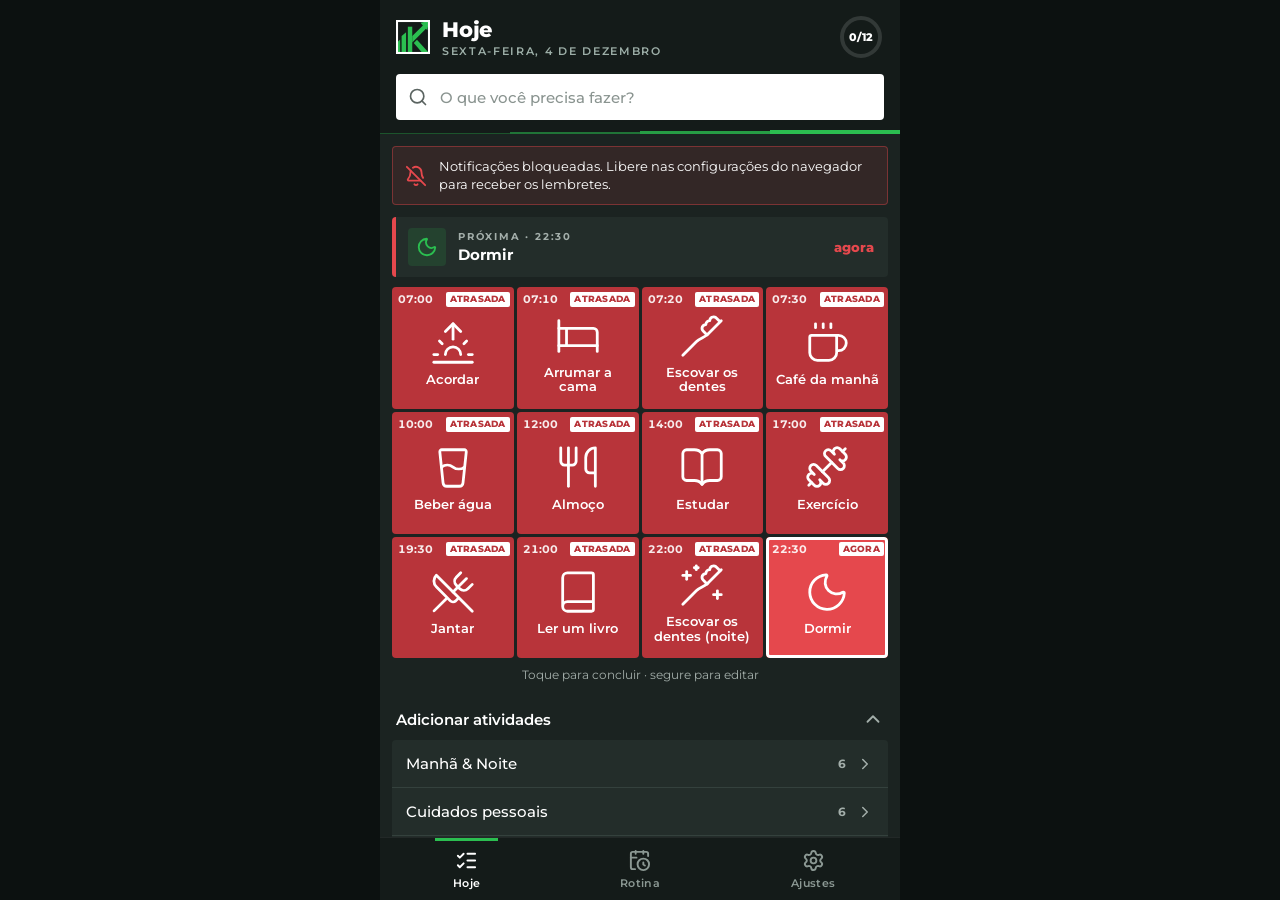
<file: rotina/index.html>
<!DOCTYPE html>
<html lang="pt-BR" data-theme="dark">
<head>
  <meta charset="utf-8" />
  <meta name="viewport" content="width=device-width, initial-scale=1, viewport-fit=cover, user-scalable=no" />
  <meta name="theme-color" content="#141B19" />
  <meta name="description" content="Organizador de rotina diária com lembretes — KWIK" />
  <title>Rotina KWIK</title>
  <link rel="manifest" href="manifest.webmanifest" />
  <link rel="icon" type="image/png" href="img/icon-192.png" />
  <link rel="apple-touch-icon" href="img/apple-touch-icon.png" />
  <link rel="preload" href="fonts/montserrat-latin.woff2" as="font" type="font/woff2" crossorigin />
  <link rel="stylesheet" href="css/app.css" />
</head>
<body>
  <div id="app">
    <header class="topbar">
      <div class="topbar-row">
        <svg class="brand-mark" viewBox="0 0 100 100" aria-hidden="true">
          <g fill="#2BBE50">
            <polygon points="3,66.5 12.2,57 12.2,97 3,97" />
            <polygon points="16.5,47.2 29.6,36.2 29.6,97 16.5,97" />
            <polygon points="34.8,19.7 47.8,19.7 47.8,97 34.8,97" />
            <polygon points="47.8,47.2 79.1,15.9 72,8 97,3 92,30 88.1,25.7 47.8,66" />
            <polygon points="52.2,68 61.7,57.8 97,97 77.8,97" />
          </g>
          <rect x="3" y="3" width="94" height="94" fill="none" stroke="currentColor" stroke-width="6" />
        </svg>
        <div class="titles">
          <h1 id="title">Hoje</h1>
          <p id="subtitle"></p>
        </div>
        <button id="sync-ind" type="button" class="sync-ind" data-action="tab" data-tab="ajustes" hidden></button>
        <div id="ring" class="ring-wrap" aria-live="polite"></div>
      </div>
      <div id="search-wrap" class="search">
        <span data-icon="search"></span>
        <input id="search" type="search" enterkeyhint="go" autocomplete="off"
               placeholder="O que você precisa fazer?" aria-label="Buscar ou criar atividade" />
        <button id="search-clear" class="search-clear" type="button" data-action="search-clear" aria-label="Limpar busca" hidden><span data-icon="x"></span></button>
      </div>
      <div class="deco-bars" aria-hidden="true"><i></i><i></i><i></i><i></i></div>
    </header>

    <main id="view" tabindex="-1"></main>

    <button id="fab" type="button" class="btn fab" data-action="new" hidden><span data-icon="plus"></span>Nova atividade</button>

    <nav class="tabbar" id="tabbar">
      <button type="button" data-action="tab" data-tab="hoje"><span data-icon="list-checks"></span>Hoje</button>
      <button type="button" data-action="tab" data-tab="rotina"><span data-icon="calendar-clock"></span>Rotina</button>
      <button type="button" data-action="tab" data-tab="ajustes"><span data-icon="settings"></span>Ajustes</button>
    </nav>
  </div>

  <div id="sheet-root"></div>
  <div id="toast" class="toast" role="status" aria-live="polite"></div>

  <script type="module" src="js/app.js"></script>
</body>
</html>
</file>
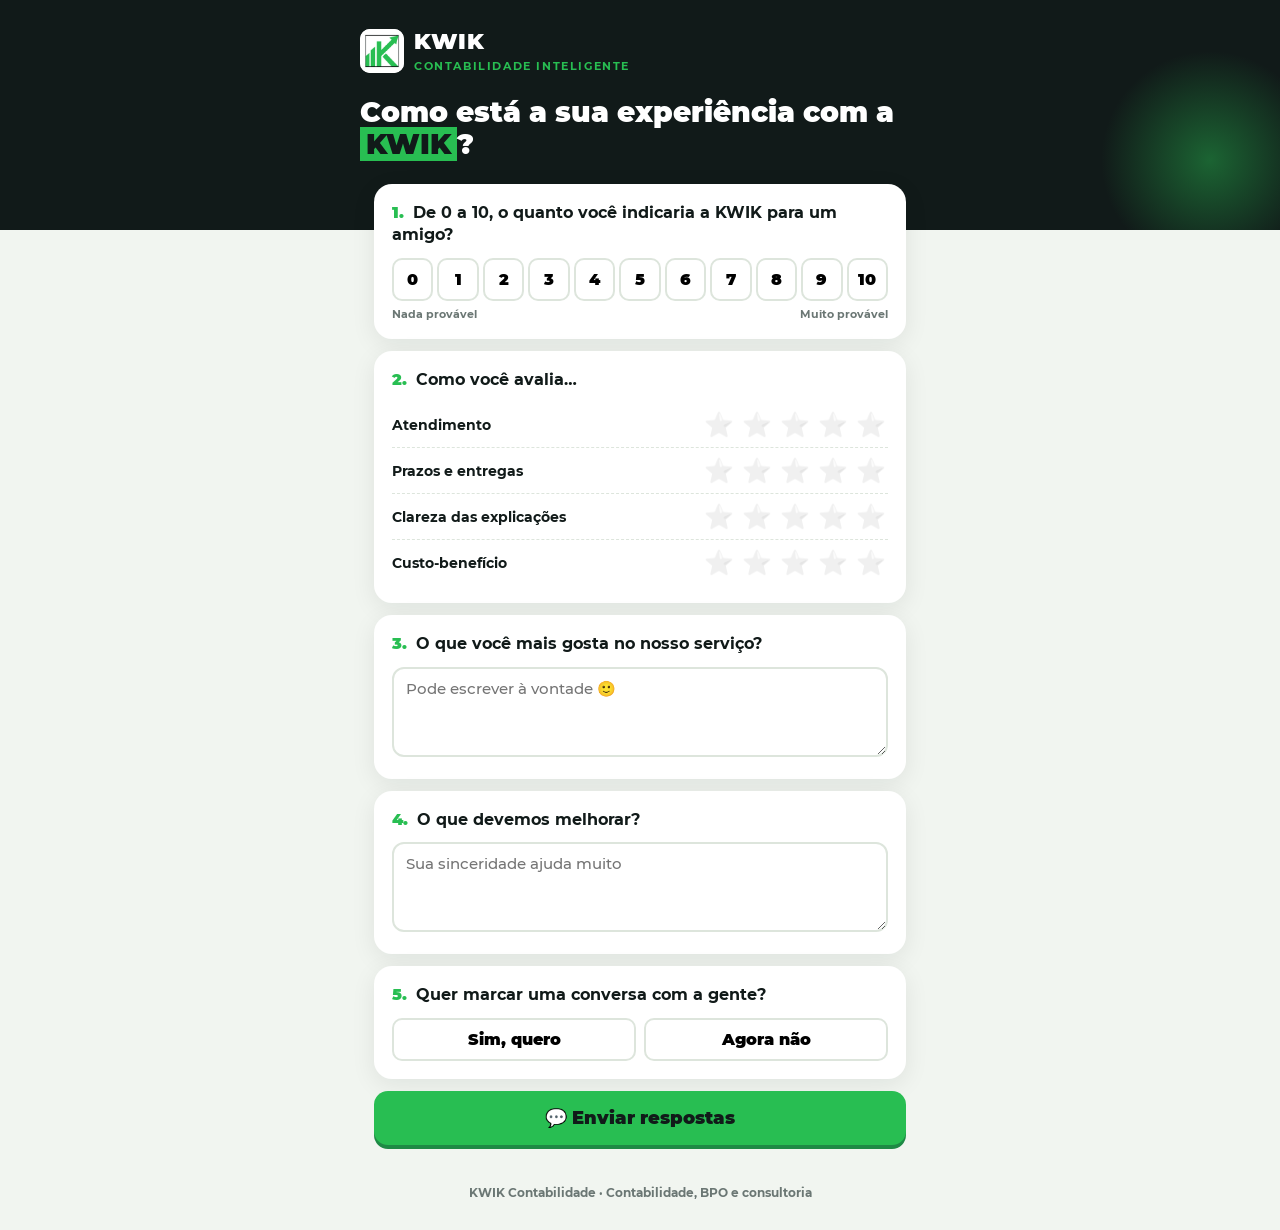
<file: escritorio/pesquisa.html>
<!DOCTYPE html>
<html lang="pt-BR">
<head>
<meta charset="utf-8">
<meta name="viewport" content="width=device-width, initial-scale=1">
<meta name="theme-color" content="#111A19">
<title>Pesquisa de satisfação · KWIK Contabilidade</title>
<link rel="icon" href="assets/kwik.ico">
<style>
@font-face { font-family: 'Montserrat'; src: url('assets/fontes/Montserrat-Bold.ttf') format('truetype'); font-weight: 700; }
@font-face { font-family: 'Montserrat'; src: url('assets/fontes/Montserrat-Black.ttf') format('truetype'); font-weight: 900; }
@font-face { font-family: 'Montserrat'; src: url('assets/fontes/Montserrat-Medium.ttf') format('truetype'); font-weight: 500; }
* { box-sizing: border-box; }
body { margin: 0; font-family: 'Montserrat', system-ui, sans-serif; background: #F1F5F0; color: #111A19; }
header { background: #111A19; color: #fff; padding: 28px 20px 70px; position: relative; overflow: hidden; }
header::after { content: ''; position: absolute; right: -40px; bottom: -40px; width: 220px; height: 220px; border-radius: 50%; background: radial-gradient(circle, rgba(40,190,82,.45), transparent 70%); }
.marca { display: flex; align-items: center; gap: 10px; max-width: 560px; margin: 0 auto; }
.marca img { width: 44px; height: 44px; border-radius: 10px; background: #fff; }
.marca b { font-weight: 900; font-size: 22px; letter-spacing: .5px; display: block; }
.marca small { color: #28BE52; font-weight: 700; font-size: 11px; letter-spacing: 1.6px; }
h1 { max-width: 560px; margin: 22px auto 0; font-weight: 900; font-size: 28px; line-height: 1.15; }
h1 span { background: #28BE52; color: #111A19; padding: 0 6px; }
main { max-width: 560px; margin: -46px auto 40px; padding: 0 14px; position: relative; z-index: 1; }
.cartao { background: #fff; border-radius: 18px; padding: 18px; margin-bottom: 12px; box-shadow: 0 6px 24px rgba(17,26,25,.08); }
.cartao h2 { margin: 0 0 12px; font-size: 16px; font-weight: 700; line-height: 1.35; }
.cartao h2 i { color: #28BE52; font-style: normal; font-weight: 900; margin-right: 4px; }
.nps { display: grid; grid-template-columns: repeat(11, 1fr); gap: 4px; }
.nps button, .estrelas button, .sim-nao button { border: 2px solid #dde5dc; background: #fff; border-radius: 10px; font: inherit; font-weight: 900; padding: 10px 0; cursor: pointer; }
.nps button.on, .sim-nao button.on { background: #28BE52; border-color: #28BE52; }
.nps-leg { display: flex; justify-content: space-between; font-size: 11px; color: #6b7774; margin-top: 6px; font-weight: 700; }
.linha { display: flex; justify-content: space-between; align-items: center; gap: 8px; padding: 8px 0; border-bottom: 1px dashed #dde5dc; font-weight: 700; font-size: 14px; }
.linha:last-child { border: 0; }
.estrelas { display: flex; gap: 4px; }
.estrelas button { border: 0; background: none; font-size: 24px; padding: 0 2px; filter: grayscale(1) opacity(.35); }
.estrelas button.on { filter: none; }
textarea { width: 100%; border: 2px solid #dde5dc; border-radius: 12px; padding: 10px 12px; font: inherit; font-size: 15px; min-height: 90px; resize: vertical; }
.sim-nao { display: grid; grid-template-columns: 1fr 1fr; gap: 8px; }
.enviar { width: 100%; border: 0; border-radius: 14px; background: #28BE52; color: #111A19; font: inherit; font-weight: 900; font-size: 18px; padding: 16px; box-shadow: 0 4px 0 #1E8A45; cursor: pointer; }
.obrigado { text-align: center; padding: 40px 18px; }
.obrigado .big { font-size: 60px; }
footer { text-align: center; color: #6b7774; font-size: 12px; font-weight: 700; padding-bottom: 30px; }
</style>
</head>
<body>
<header>
  <div class="marca"><img src="assets/kwik-simbolo.png" alt=""><div><b>KWIK</b><small>CONTABILIDADE INTELIGENTE</small></div></div>
  <h1 id="titulo">Como está a sua experiência com a <span>KWIK</span>?</h1>
</header>
<main id="form">
  <div class="cartao"><h2><i>1.</i> De 0 a 10, o quanto você indicaria a KWIK para um amigo?</h2>
    <div class="nps" id="nps"></div><div class="nps-leg"><span>Nada provável</span><span>Muito provável</span></div></div>
  <div class="cartao"><h2><i>2.</i> Como você avalia…</h2><div id="notas"></div></div>
  <div class="cartao"><h2><i>3.</i> O que você mais gosta no nosso serviço?</h2><textarea id="gosta" placeholder="Pode escrever à vontade 🙂"></textarea></div>
  <div class="cartao"><h2><i>4.</i> O que devemos melhorar?</h2><textarea id="melhorar" placeholder="Sua sinceridade ajuda muito"></textarea></div>
  <div class="cartao"><h2><i>5.</i> Quer marcar uma conversa com a gente?</h2><div class="sim-nao" id="conversa"><button data-v="Sim">Sim, quero</button><button data-v="Não">Agora não</button></div></div>
  <button class="enviar" id="enviar">💬 Enviar respostas</button>
</main>
<main id="fim" hidden><div class="cartao obrigado"><div class="big">💚</div><h2>Obrigado pela sua opinião!</h2><p id="fimTexto">Suas respostas chegaram para a equipe KWIK. Muito obrigado!</p><a class="enviar" id="fimWhats" href="#" style="display:none;text-decoration:none;margin-top:12px">💬 Enviar também pelo WhatsApp</a></div></main>
<footer>KWIK Contabilidade · Contabilidade, BPO e consultoria</footer>
<script>
const q = new URLSearchParams(location.search), cliente = (q.get('c') || '').slice(0, 80), destino = (q.get('w') || '5598988663080').replace(/\D/g, '');
// t = "caixa de entrada" das respostas (tópico do ntfy.sh criado pelo app KWIK). Sem t, as respostas vão pelo WhatsApp.
const topico = (q.get('t') || '').replace(/[^\w-]/g, '').slice(0, 64);
if (cliente) document.getElementById('titulo').innerHTML = `${cliente.replace(/[<>&]/g, '')}, como está a sua experiência com a <span>KWIK</span>?`;
const r = { nps: null, notas: {}, conversa: '' };
const nps = document.getElementById('nps');
for (let i = 0; i <= 10; i++) { const b = document.createElement('button'); b.textContent = i; b.onclick = () => { r.nps = i; [...nps.children].forEach(x => x.classList.toggle('on', x === b)); }; nps.append(b); }
const itens = ['Atendimento', 'Prazos e entregas', 'Clareza das explicações', 'Custo-benefício'];
const notas = document.getElementById('notas');
for (const it of itens) {
  const linha = document.createElement('div'); linha.className = 'linha'; linha.innerHTML = `<span>${it}</span>`;
  const est = document.createElement('div'); est.className = 'estrelas';
  for (let i = 1; i <= 5; i++) { const b = document.createElement('button'); b.textContent = '⭐'; b.onclick = () => { r.notas[it] = i; [...est.children].forEach((x, k) => x.classList.toggle('on', k < i)); }; est.append(b); }
  linha.append(est); notas.append(linha);
}
document.querySelectorAll('#conversa button').forEach(b => b.onclick = () => { r.conversa = b.dataset.v; document.querySelectorAll('#conversa button').forEach(x => x.classList.toggle('on', x === b)); });
document.getElementById('enviar').onclick = async () => {
  if (r.nps === null) { alert('Escolha uma nota de 0 a 10 na pergunta 1 🙂'); return; }
  const gosta = document.getElementById('gosta').value.trim().slice(0, 1000), melhorar = document.getElementById('melhorar').value.trim().slice(0, 1000);
  const l = ['*Pesquisa de satisfação — KWIK*', cliente ? `Cliente: ${cliente}` : '', '', `⭐ Nota (0 a 10): *${r.nps}*`];
  for (const it of itens) l.push(`• ${it}: ${r.notas[it] ? '⭐'.repeat(r.notas[it]) + ` (${r.notas[it]}/5)` : '—'}`);
  l.push('', `💚 O que mais gosta: ${gosta || '—'}`, `🛠️ O que melhorar: ${melhorar || '—'}`, `🗓️ Quer conversar: ${r.conversa || '—'}`);
  const linkWhats = `https://wa.me/${destino}?text=${encodeURIComponent(l.filter((x, i) => x || i > 1).join('\n'))}`;
  const bt = document.getElementById('enviar');
  let foi = false;
  if (topico) {
    bt.disabled = true; bt.textContent = 'Enviando…';
    const dados = { v: 1, id: Date.now().toString(36) + Math.random().toString(36).slice(2, 8), cliente, nps: r.nps, notas: r.notas, gosta, melhorar, conversa: r.conversa, quando: new Date().toISOString() };
    try {
      // sem cabeçalhos extras: o navegador manda direto (sem pré-verificação CORS)
      const resp = await fetch('https://ntfy.sh/', { method: 'POST', body: JSON.stringify({ topic: topico, title: `Pesquisa KWIK · ${cliente || 'Cliente'} · nota ${r.nps}`, message: JSON.stringify(dados), tags: ['green_heart'] }) });
      foi = resp.ok;
    } catch (e) { foi = false; }
    bt.disabled = false; bt.textContent = '💬 Enviar respostas';
  }
  document.getElementById('form').hidden = true; document.getElementById('fim').hidden = false;
  window.scrollTo(0, 0);
  const w = document.getElementById('fimWhats');
  w.href = linkWhats;
  if (foi) { w.style.display = 'block'; w.textContent = '💬 Mandar também pelo WhatsApp (opcional)'; }
  else { document.getElementById('fimTexto').textContent = 'Toque no botão abaixo para enviar suas respostas pelo WhatsApp. A equipe KWIK agradece!'; w.style.display = 'block'; location.href = linkWhats; }
};
</script>
</body>
</html>
</file>
<file: rotina/css/app.css>
/* Rotina KWIK — identidade visual KWIK Contabilidade Inteligente
   Verde #2BBE50 · Verde escuro #1E8E3B · Grafite #141B19 · Montserrat · cantos 4px */

@font-face {
  font-family: 'Montserrat';
  font-style: normal;
  font-weight: 400 800;
  font-display: swap;
  src: url(../fonts/montserrat-latin-ext.woff2) format('woff2');
  unicode-range: U+0100-02BA, U+02BD-02C5, U+02C7-02CC, U+02CE-02D7, U+02DD-02FF, U+0304, U+0308, U+0329, U+1D00-1DBF, U+1E00-1E9F, U+1EF2-1EFF, U+2020, U+20A0-20AB, U+20AD-20C4, U+2113, U+2C60-2C7F, U+A720-A7FF;
}
@font-face {
  font-family: 'Montserrat';
  font-style: normal;
  font-weight: 400 800;
  font-display: swap;
  src: url(../fonts/montserrat-latin.woff2) format('woff2');
  unicode-range: U+0000-00FF, U+0131, U+0152-0153, U+02BB-02BC, U+02C6, U+02DA, U+02DC, U+0304, U+0308, U+0329, U+2000-206F, U+20AC, U+2122, U+2191, U+2193, U+2212, U+2215, U+FEFF, U+FFFD;
}

:root {
  --grafite: #141B19;
  --verde: #2BBE50;
  --verde-esc: #1E8E3B;
  --vermelho: #E5484D;
  --vermelho-esc: #B8343A;
  --radius: 4px;
  --tabbar-h: 62px;
}
[data-theme='dark'] {
  --bg: #1B2321;
  --surface: #232D2A;
  --surface-2: #2C3734;
  --line: #34413D;
  --text: #FFFFFF;
  --text-2: #A3AEAA;
  color-scheme: dark;
}
[data-theme='light'] {
  --bg: #F3F6F4;
  --surface: #FFFFFF;
  --surface-2: #FFFFFF;
  --line: #E3E7E5;
  --text: #141B19;
  --text-2: #5B6461;
  color-scheme: light;
}

* { box-sizing: border-box; -webkit-tap-highlight-color: transparent; }
[hidden] { display: none !important; }
html, body { margin: 0; height: 100%; background: var(--grafite); }
body {
  font-family: 'Montserrat', system-ui, -apple-system, 'Segoe UI', Roboto, sans-serif;
  color: var(--text);
  overscroll-behavior: none;
  -webkit-font-smoothing: antialiased;
}
button { font: inherit; color: inherit; background: none; border: 0; padding: 0; cursor: pointer; }
.ic { display: block; flex: none; }

#app {
  position: relative;
  height: 100vh;
  height: 100dvh;
  max-width: 520px;
  margin: 0 auto;
  display: flex;
  flex-direction: column;
  background: var(--bg);
  overflow: hidden;
}
@media (min-width: 560px) {
  body { background: #0C1110; }
}

/* ---------- Cabeçalho ---------- */
.topbar {
  position: relative;
  flex: none;
  padding: calc(env(safe-area-inset-top) + 14px) 16px 14px;
  background: var(--grafite);
  color: #fff;
}
.topbar-row { position: relative; z-index: 1; display: flex; align-items: center; gap: 12px; min-height: 46px; }
.brand-mark { width: 34px; height: 34px; color: #fff; flex: none; }
.titles { flex: 1; min-width: 0; }
.titles h1 {
  margin: 0;
  font-size: 21px;
  font-weight: 800;
  letter-spacing: -0.01em;
  white-space: nowrap;
  overflow: hidden;
  text-overflow: ellipsis;
}
.titles p {
  margin: 3px 0 0;
  font-size: 10.5px;
  font-weight: 600;
  letter-spacing: 0.16em;
  text-transform: uppercase;
  color: #9DAFA8;
  white-space: nowrap;
  overflow: hidden;
  text-overflow: ellipsis;
}
.sync-ind { display: grid; place-items: center; width: 34px; height: 34px; flex: none; color: #9DAFA8; }
.sync-ind .ic { width: 20px; height: 20px; }
.sync-ind.is-ok { color: var(--verde); }
.sync-ind.is-error { color: var(--vermelho); }
.sync-ind.is-syncing .ic,
.ic.spin { animation: spin 1s linear infinite; }
.ring-wrap { position: relative; width: 46px; height: 46px; flex: none; }
.ring { width: 46px; height: 46px; display: block; }
.ring-bg { fill: none; stroke: rgba(255, 255, 255, 0.13); stroke-width: 4; }
.ring-fg { fill: none; stroke: var(--verde); stroke-width: 4; transition: stroke-dashoffset 0.5s ease; }
.ring-txt { position: absolute; inset: 0; display: grid; place-items: center; font-size: 11px; font-weight: 800; }

/* Detalhe de marca: barras verdes crescentes na base do cabeçalho */
.deco-bars {
  position: absolute;
  left: 0;
  right: 0;
  bottom: 0;
  display: flex;
  align-items: flex-end;
  height: 4px;
  pointer-events: none;
}
.deco-bars i { display: block; flex: 1; background: var(--verde); }
.deco-bars i:nth-child(1) { height: 25%; opacity: 0.35; }
.deco-bars i:nth-child(2) { height: 50%; opacity: 0.55; }
.deco-bars i:nth-child(3) { height: 75%; opacity: 0.8; }
.deco-bars i:nth-child(4) { height: 100%; }

.search {
  position: relative;
  z-index: 1;
  display: flex;
  align-items: center;
  gap: 10px;
  height: 46px;
  margin-top: 14px;
  padding: 0 6px 0 12px;
  background: #fff;
  color: var(--grafite);
  border-radius: var(--radius);
}
.search .ic { width: 20px; height: 20px; color: #5B6461; }
.search input {
  flex: 1;
  min-width: 0;
  border: 0;
  outline: 0;
  background: transparent;
  font: inherit;
  font-size: 15px;
  font-weight: 500;
  color: var(--grafite);
}
.search input::placeholder { color: #8A9490; }
.search input::-webkit-search-cancel-button { display: none; }
.search-clear { display: grid; place-items: center; width: 36px; height: 36px; }

/* ---------- Conteúdo ---------- */
main {
  flex: 1;
  overflow-x: hidden;
  overflow-y: auto;
  -webkit-overflow-scrolling: touch;
  padding-bottom: 28px;
  outline: none;
}

.label {
  margin: 20px 16px 8px;
  font-size: 11px;
  font-weight: 700;
  letter-spacing: 0.2em;
  text-transform: uppercase;
  color: var(--text-2);
}
.hint { margin: 10px 16px 0; text-align: center; font-size: 11.5px; color: var(--text-2); }

/* Próxima atividade */
.next {
  display: flex;
  align-items: center;
  gap: 12px;
  margin: 12px 12px 10px;
  padding: 11px 14px 11px 12px;
  background: var(--surface);
  border-left: 4px solid var(--verde);
  border-radius: var(--radius);
}
.next.is-soon { border-left-color: var(--vermelho); }
.next.is-soon .when { color: var(--vermelho); }
.next.is-late { border-left-color: var(--vermelho); }
.next-ic {
  display: grid;
  place-items: center;
  width: 38px;
  height: 38px;
  flex: none;
  border-radius: var(--radius);
  background: rgba(43, 190, 80, 0.14);
  color: var(--verde);
}
.next.is-late .next-ic { background: rgba(229, 72, 77, 0.16); color: var(--vermelho); }
.next-ic .ic { width: 22px; height: 22px; }
.next-main { flex: 1; min-width: 0; }
.next-main small {
  display: block;
  font-size: 10px;
  font-weight: 700;
  letter-spacing: 0.18em;
  text-transform: uppercase;
  color: var(--text-2);
}
.next-main strong {
  display: block;
  margin-top: 2px;
  font-size: 15px;
  font-weight: 700;
  white-space: nowrap;
  overflow: hidden;
  text-overflow: ellipsis;
}
.when {
  display: flex;
  align-items: center;
  gap: 4px;
  flex: none;
  font-size: 13px;
  font-weight: 800;
  color: var(--verde);
  white-space: nowrap;
}
.when .ic { width: 16px; height: 16px; }
.next.is-late .when { color: var(--vermelho); }

/* Aviso de permissão */
.banner {
  display: flex;
  align-items: center;
  gap: 12px;
  margin: 12px 12px 0;
  padding: 11px 12px;
  font-size: 13px;
  line-height: 1.35;
  background: rgba(229, 72, 77, 0.12);
  border: 1px solid rgba(229, 72, 77, 0.4);
  border-radius: var(--radius);
}
.banner > .ic { width: 22px; height: 22px; color: var(--vermelho); }
.banner .btn { margin-left: auto; }

/* ---------- Blocos (tiles) ---------- */
.grid {
  display: grid;
  grid-template-columns: repeat(3, 1fr);
  gap: 3px;
  padding: 0 12px;
}
@media (min-width: 480px) {
  .grid { grid-template-columns: repeat(4, 1fr); }
}

.tile {
  position: relative;
  aspect-ratio: 1 / 1;
  display: flex;
  flex-direction: column;
  align-items: center;
  justify-content: center;
  gap: 7px;
  padding: 20px 6px 9px;
  overflow: hidden;
  border-radius: var(--radius);
  color: #fff;
  text-align: center;
  user-select: none;
  -webkit-user-select: none;
  -webkit-touch-callout: none;
  touch-action: manipulation;
  transition: background-color 0.25s ease, transform 0.12s ease;
}
.tile:active { transform: scale(0.96); }
.tile > .ic { width: 42%; height: auto; aspect-ratio: 1; stroke-width: 1.45; }
.tile-name {
  display: -webkit-box;
  max-width: 100%;
  overflow: hidden;
  font-size: 12.5px;
  font-weight: 600;
  line-height: 1.15;
  -webkit-line-clamp: 2;
  -webkit-box-orient: vertical;
}
.tile-time {
  position: absolute;
  top: 6px;
  left: 6px;
  font-size: 10.5px;
  font-weight: 700;
  font-variant-numeric: tabular-nums;
  opacity: 0.9;
}
.tile-badge {
  position: absolute;
  top: 5px;
  right: 4px;
  padding: 1px 4px;
  border-radius: 2px;
  background: #fff;
  color: var(--vermelho-esc);
  font-size: 8.5px;
  font-weight: 800;
  line-height: 1.5;
  letter-spacing: 0.03em;
  text-transform: uppercase;
}
.tile-check {
  position: absolute;
  top: 5px;
  right: 5px;
  display: none;
  place-items: center;
  width: 20px;
  height: 20px;
  border-radius: 50%;
  background: #fff;
  color: var(--verde-esc);
}
.tile-check .ic { width: 13px; height: 13px; stroke-width: 3.4; }

.tile.is-pending,
.tile.is-soon,
.tile.is-now { background: var(--vermelho); }
.tile.is-late { background: var(--vermelho-esc); }
.tile.is-soon::after,
.tile.is-now::after {
  content: '';
  position: absolute;
  inset: 0;
  border: 3px solid #fff;
  border-radius: inherit;
  pointer-events: none;
  animation: pulse 1.8s ease-in-out infinite;
}
.tile.is-now::after { animation-duration: 1s; }
.tile.is-done { background: var(--verde); }
.tile.is-done .tile-check { display: grid; }
.tile.just-done { animation: pop 0.45s cubic-bezier(0.3, 1.6, 0.5, 1); }
.tile.just-done .tile-check { animation: check-in 0.35s 0.1s both; }

/* Catálogo */
.tile-cat { background: var(--surface-2); color: var(--text); }
[data-theme='light'] .tile-cat { box-shadow: inset 0 0 0 1px var(--line); }
.tile-cat > .ic { color: var(--verde); }
.tile-plus { position: absolute; top: 5px; left: 5px; color: var(--text-2); }
.tile-plus .ic { width: 16px; height: 16px; stroke-width: 2.4; }
.tile-flag {
  position: absolute;
  top: 5px;
  right: 5px;
  display: grid;
  place-items: center;
  width: 18px;
  height: 18px;
  border-radius: 50%;
  border: 1.5px solid var(--verde);
  color: var(--verde);
}
.tile-flag .ic { width: 11px; height: 11px; stroke-width: 3.4; }
.tile-new {
  background: transparent;
  color: var(--text-2);
  box-shadow: inset 0 0 0 2px var(--line);
}
.tile-new > .ic { width: 34%; color: var(--verde); }
.tile-new .tile-name { color: var(--text); }

.section-head {
  display: flex;
  align-items: center;
  justify-content: space-between;
  width: 100%;
  margin-top: 14px;
  padding: 12px 16px 10px;
  font-size: 15px;
  font-weight: 600;
  color: var(--text);
}
.section-head .ic { width: 22px; height: 22px; color: var(--text-2); }
.cats { margin: 0 12px; overflow: hidden; background: var(--surface); border-radius: var(--radius); }
.cat-row {
  display: flex;
  align-items: center;
  gap: 10px;
  width: 100%;
  padding: 14px;
  border-top: 1px solid var(--line);
  font-size: 15px;
  font-weight: 500;
  text-align: left;
}
.cat-row:first-child { border-top: 0; }
.cat-row .count { margin-left: auto; font-size: 12px; font-weight: 700; color: var(--text-2); }
.cat-row .chev { width: 18px; height: 18px; color: var(--text-2); transition: transform 0.2s ease; }
.cat-row.open .chev { transform: rotate(90deg); }
.cat-row.open { color: var(--verde); }
.cat-grid { padding: 0 3px 3px; }

.empty { padding: 34px 24px 10px; text-align: center; color: var(--text-2); font-size: 14px; }
.empty > .ic { width: 46px; height: 46px; margin: 0 auto 10px; color: var(--verde); }
.empty p { margin: 4px 0; }

/* ---------- Rotina ---------- */
.list { margin: 12px; overflow: hidden; background: var(--surface); border-radius: var(--radius); }
.row {
  display: flex;
  align-items: center;
  gap: 12px;
  width: 100%;
  padding: 10px 12px;
  border-top: 1px solid var(--line);
  text-align: left;
}
.row:first-child { border-top: 0; }
.row-ic {
  display: grid;
  place-items: center;
  width: 44px;
  height: 44px;
  flex: none;
  border-radius: var(--radius);
  background: var(--vermelho);
  color: #fff;
}
.row-ic .ic { width: 25px; height: 25px; stroke-width: 1.6; }
.row-main { flex: 1; min-width: 0; }
.row-main strong {
  display: block;
  font-size: 14.5px;
  font-weight: 600;
  white-space: nowrap;
  overflow: hidden;
  text-overflow: ellipsis;
}
.row-main small { display: block; margin-top: 2px; font-size: 12px; color: var(--text-2); }
.row-time { font-size: 16px; font-weight: 800; font-variant-numeric: tabular-nums; }
.row .bell { width: 18px; height: 18px; color: var(--text-2); opacity: 0.6; }
.row .bell.on { color: var(--verde); opacity: 1; }
.fab {
  position: absolute;
  right: 16px;
  bottom: calc(var(--tabbar-h) + env(safe-area-inset-bottom) + 16px);
  z-index: 5;
  height: 50px;
  padding: 0 20px 0 16px;
  box-shadow: 0 8px 22px rgba(0, 0, 0, 0.35);
}
.fab-space { height: 76px; }

/* ---------- Ajustes ---------- */
.card { margin: 12px; padding: 2px 14px 4px; background: var(--surface); border-radius: var(--radius); }
.card h3 {
  margin: 14px 0 2px;
  font-size: 11px;
  font-weight: 700;
  letter-spacing: 0.2em;
  text-transform: uppercase;
  color: var(--text-2);
}
.set {
  display: flex;
  align-items: center;
  gap: 12px;
  padding: 12px 0;
  border-top: 1px solid var(--line);
}
.card h3 + .set { border-top: 0; }
.set-col { flex-direction: column; align-items: stretch; }
.set-main { flex: 1; min-width: 0; }
.set-main strong { display: block; font-size: 14.5px; font-weight: 600; }
.set-main small { display: block; margin-top: 2px; font-size: 12px; line-height: 1.4; color: var(--text-2); }
.set-main .input { margin-top: 10px; }
.note {
  display: flex;
  gap: 10px;
  padding: 12px 0;
  border-top: 1px solid var(--line);
  font-size: 12px;
  line-height: 1.45;
  color: var(--text-2);
}
.note .ic { width: 18px; height: 18px; color: var(--verde); }
.status { display: inline-flex; align-items: center; gap: 5px; font-size: 12.5px; font-weight: 700; white-space: nowrap; }
.status .ic { width: 16px; height: 16px; }
.status.ok { color: var(--verde); }
.status.bad { color: var(--vermelho); }

.switch {
  appearance: none;
  -webkit-appearance: none;
  position: relative;
  width: 46px;
  height: 28px;
  flex: none;
  margin: 0;
  border-radius: 14px;
  background: var(--line);
  cursor: pointer;
  transition: background 0.2s ease;
}
.switch::after {
  content: '';
  position: absolute;
  top: 3px;
  left: 3px;
  width: 22px;
  height: 22px;
  border-radius: 50%;
  background: #fff;
  transition: transform 0.2s ease;
}
.switch:checked { background: var(--verde); }
.switch:checked::after { transform: translateX(18px); }

.seg { display: flex; flex-wrap: wrap; gap: 6px; }
.seg button {
  height: 34px;
  min-width: 48px;
  padding: 0 11px;
  border: 1px solid var(--line);
  border-radius: var(--radius);
  font-size: 13px;
  font-weight: 700;
}
.seg button.on { background: var(--verde); border-color: var(--verde); color: #fff; }

.input {
  width: 100%;
  height: 44px;
  padding: 0 12px;
  border: 1px solid var(--line);
  border-radius: var(--radius);
  background: var(--bg);
  color: var(--text);
  font: inherit;
  font-size: 15px;
  font-weight: 500;
  outline: none;
}
.input:focus { border-color: var(--verde); }

.btn {
  display: inline-flex;
  align-items: center;
  justify-content: center;
  gap: 8px;
  height: 44px;
  padding: 0 16px;
  border-radius: var(--radius);
  background: var(--verde);
  color: #fff;
  font-size: 14px;
  font-weight: 700;
  white-space: nowrap;
}
.btn:active { background: var(--verde-esc); }
.btn .ic { width: 18px; height: 18px; }
.btn-sm { height: 34px; padding: 0 12px; font-size: 13px; }
.btn-sm .ic { width: 16px; height: 16px; }
.btn-ghost { background: transparent; color: var(--text); box-shadow: inset 0 0 0 1px var(--line); }
.btn-ghost:active { background: var(--surface-2); }
.btn-danger { background: transparent; color: var(--vermelho); box-shadow: inset 0 0 0 1px rgba(229, 72, 77, 0.45); }
.btn-danger:active,
.btn-danger.armed { background: var(--vermelho); color: #fff; box-shadow: none; }

.btn-row { display: flex; flex-wrap: wrap; gap: 8px; }
.set.btn-row { justify-content: flex-start; }
a.btn { text-decoration: none; }
.btn[disabled] { opacity: 0.6; pointer-events: none; }
.steps { margin: 0; padding-left: 18px; font-size: 12px; line-height: 1.55; color: var(--text-2); }
.set-main small b,
.steps b { color: var(--text); font-weight: 700; }
.muted { font-size: 11.5px; line-height: 1.4; color: var(--text-2); }
.txt-bad { color: var(--vermelho) !important; }
.set-col .form-error { margin: 0; }

.about { padding: 18px 12px 8px; text-align: center; }
.about img { display: block; width: 150px; margin: 0 auto; padding: 12px 16px; background: #fff; border-radius: var(--radius); }
.about p { margin: 12px 0 0; font-size: 10px; font-weight: 600; letter-spacing: 0.35em; text-transform: uppercase; color: var(--text-2); }

/* ---------- Barra de abas ---------- */
.tabbar {
  flex: none;
  display: grid;
  grid-template-columns: repeat(3, 1fr);
  padding-bottom: env(safe-area-inset-bottom);
  background: var(--grafite);
  border-top: 1px solid rgba(255, 255, 255, 0.06);
}
.tabbar button {
  position: relative;
  display: flex;
  flex-direction: column;
  align-items: center;
  gap: 4px;
  height: var(--tabbar-h);
  justify-content: center;
  color: #8B9893;
  font-size: 11px;
  font-weight: 600;
  letter-spacing: 0.03em;
}
.tabbar .ic { width: 23px; height: 23px; }
.tabbar button.active { color: #fff; }
.tabbar button.active::before {
  content: '';
  position: absolute;
  top: 0;
  left: 32%;
  right: 32%;
  height: 3px;
  background: var(--verde);
}

/* ---------- Painel de edição (sheet) ---------- */
.sheet-backdrop {
  position: fixed;
  inset: 0;
  z-index: 50;
  display: flex;
  align-items: flex-end;
  justify-content: center;
  background: rgba(0, 0, 0, 0.6);
  animation: fade 0.2s ease;
}
.sheet {
  width: 100%;
  max-width: 520px;
  max-height: 92vh;
  max-height: 92dvh;
  overflow-y: auto;
  padding: 8px 16px calc(env(safe-area-inset-bottom) + 16px);
  background: var(--bg);
  border-radius: 10px 10px 0 0;
  animation: up 0.28s cubic-bezier(0.2, 0.9, 0.3, 1);
}
.sheet-handle { width: 40px; height: 4px; margin: 4px auto 12px; border-radius: 2px; background: var(--line); }
.sheet h2 { margin: 0 0 14px; font-size: 18px; font-weight: 800; }
.sheet-top { display: flex; gap: 12px; align-items: flex-start; }
.sheet-top .preview { width: 104px; flex: none; }
.sheet-top .preview.tile > .ic { width: 40%; }
.sheet-fields { flex: 1; min-width: 0; }
.field-label {
  display: block;
  margin: 0 0 7px;
  font-size: 11px;
  font-weight: 700;
  letter-spacing: 0.2em;
  text-transform: uppercase;
  color: var(--text-2);
}
.sheet-fields .input + .field-label { margin-top: 10px; }
.time-input { height: 46px; font-size: 20px; font-weight: 800; font-variant-numeric: tabular-nums; }
.field { margin-top: 18px; }
.days { display: grid; grid-template-columns: repeat(7, 1fr); gap: 4px; }
.days button {
  height: 40px;
  border-radius: var(--radius);
  box-shadow: inset 0 0 0 1px var(--line);
  font-size: 13px;
  font-weight: 800;
}
.days button.on { background: var(--verde); box-shadow: none; color: #fff; }
.quick { display: flex; flex-wrap: wrap; gap: 4px 14px; margin-top: 8px; }
.quick button { padding: 4px 0; font-size: 12px; font-weight: 700; color: var(--verde); }
.icon-grid {
  display: grid;
  grid-template-columns: repeat(auto-fill, minmax(46px, 1fr));
  gap: 4px;
  max-height: 200px;
  overflow-y: auto;
  padding: 2px;
}
.icon-grid button {
  display: grid;
  place-items: center;
  aspect-ratio: 1;
  border-radius: var(--radius);
  background: var(--surface);
  color: var(--text);
}
[data-theme='light'] .icon-grid button { box-shadow: inset 0 0 0 1px var(--line); }
.icon-grid button .ic { width: 24px; height: 24px; stroke-width: 1.7; }
.icon-grid button.on { background: var(--vermelho); color: #fff; box-shadow: 0 0 0 2px var(--verde); }
.set-sheet { margin-top: 14px; border-top: 1px solid var(--line); }
.form-error { margin: 10px 0 0; font-size: 13px; font-weight: 600; color: var(--vermelho); }
.sheet-actions { display: flex; gap: 8px; margin-top: 18px; }
.sheet-actions .btn { flex: 1; }

/* ---------- Aviso rápido (toast) ---------- */
.toast {
  position: fixed;
  left: 50%;
  bottom: calc(var(--tabbar-h) + env(safe-area-inset-bottom) + 14px);
  z-index: 60;
  display: flex;
  align-items: center;
  gap: 14px;
  width: max-content;
  max-width: calc(100% - 32px);
  padding: 10px 10px 10px 16px;
  border-radius: var(--radius);
  background: #fff;
  color: var(--grafite);
  font-size: 14px;
  font-weight: 600;
  box-shadow: 0 8px 24px rgba(0, 0, 0, 0.35);
  opacity: 0;
  pointer-events: none;
  transform: translate(-50%, 16px);
  transition: opacity 0.22s ease, transform 0.22s ease;
}
.toast.show { opacity: 1; pointer-events: auto; transform: translate(-50%, 0); }
.toast button {
  padding: 6px 8px;
  color: var(--verde-esc);
  font-size: 12px;
  font-weight: 800;
  letter-spacing: 0.1em;
  text-transform: uppercase;
}

@keyframes pop { 0% { transform: scale(0.9); } 60% { transform: scale(1.05); } 100% { transform: scale(1); } }
@keyframes check-in { from { transform: scale(0); } to { transform: scale(1); } }
@keyframes pulse { 0%, 100% { opacity: 0.12; } 50% { opacity: 0.9; } }
@keyframes fade { from { opacity: 0; } }
@keyframes spin { to { transform: rotate(360deg); } }
@keyframes up { from { transform: translateY(100%); } }

@media (prefers-reduced-motion: reduce) {
  *, *::before, *::after { animation: none !important; transition: none !important; }
}
</file>
